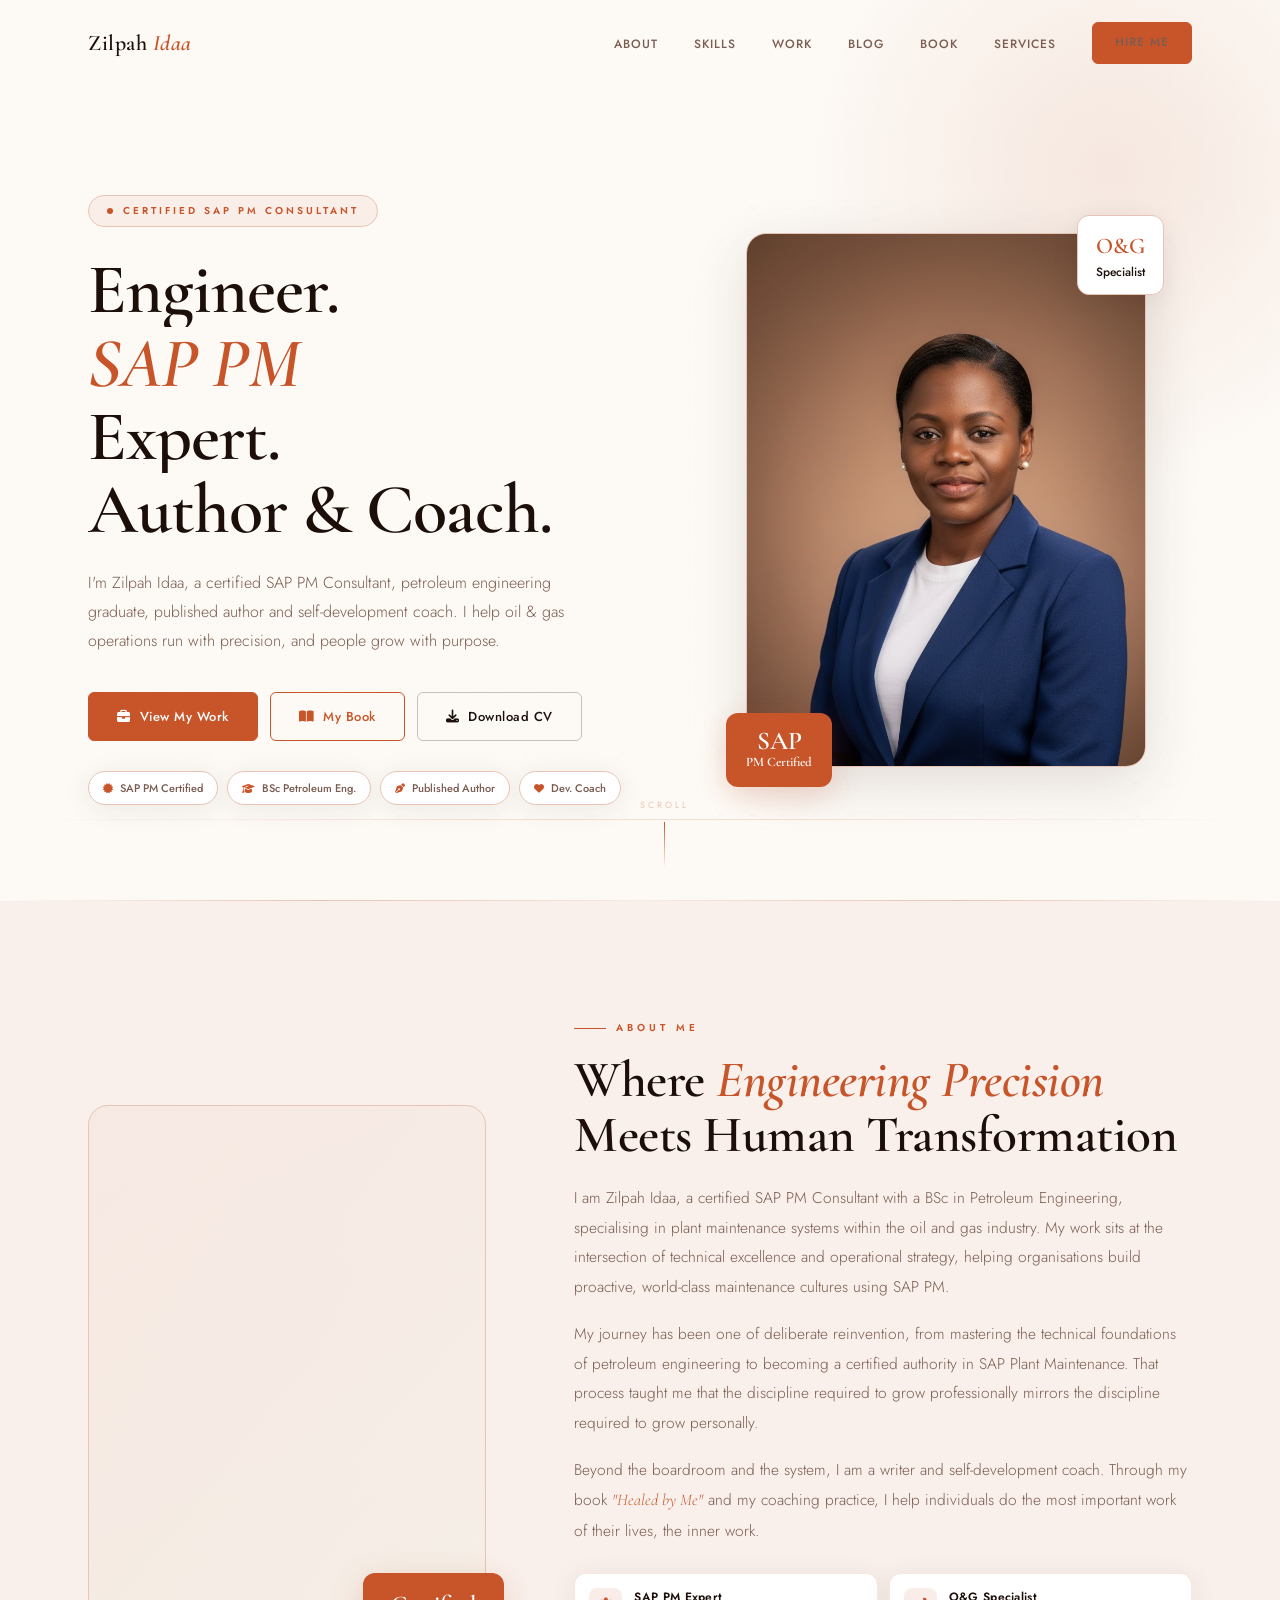
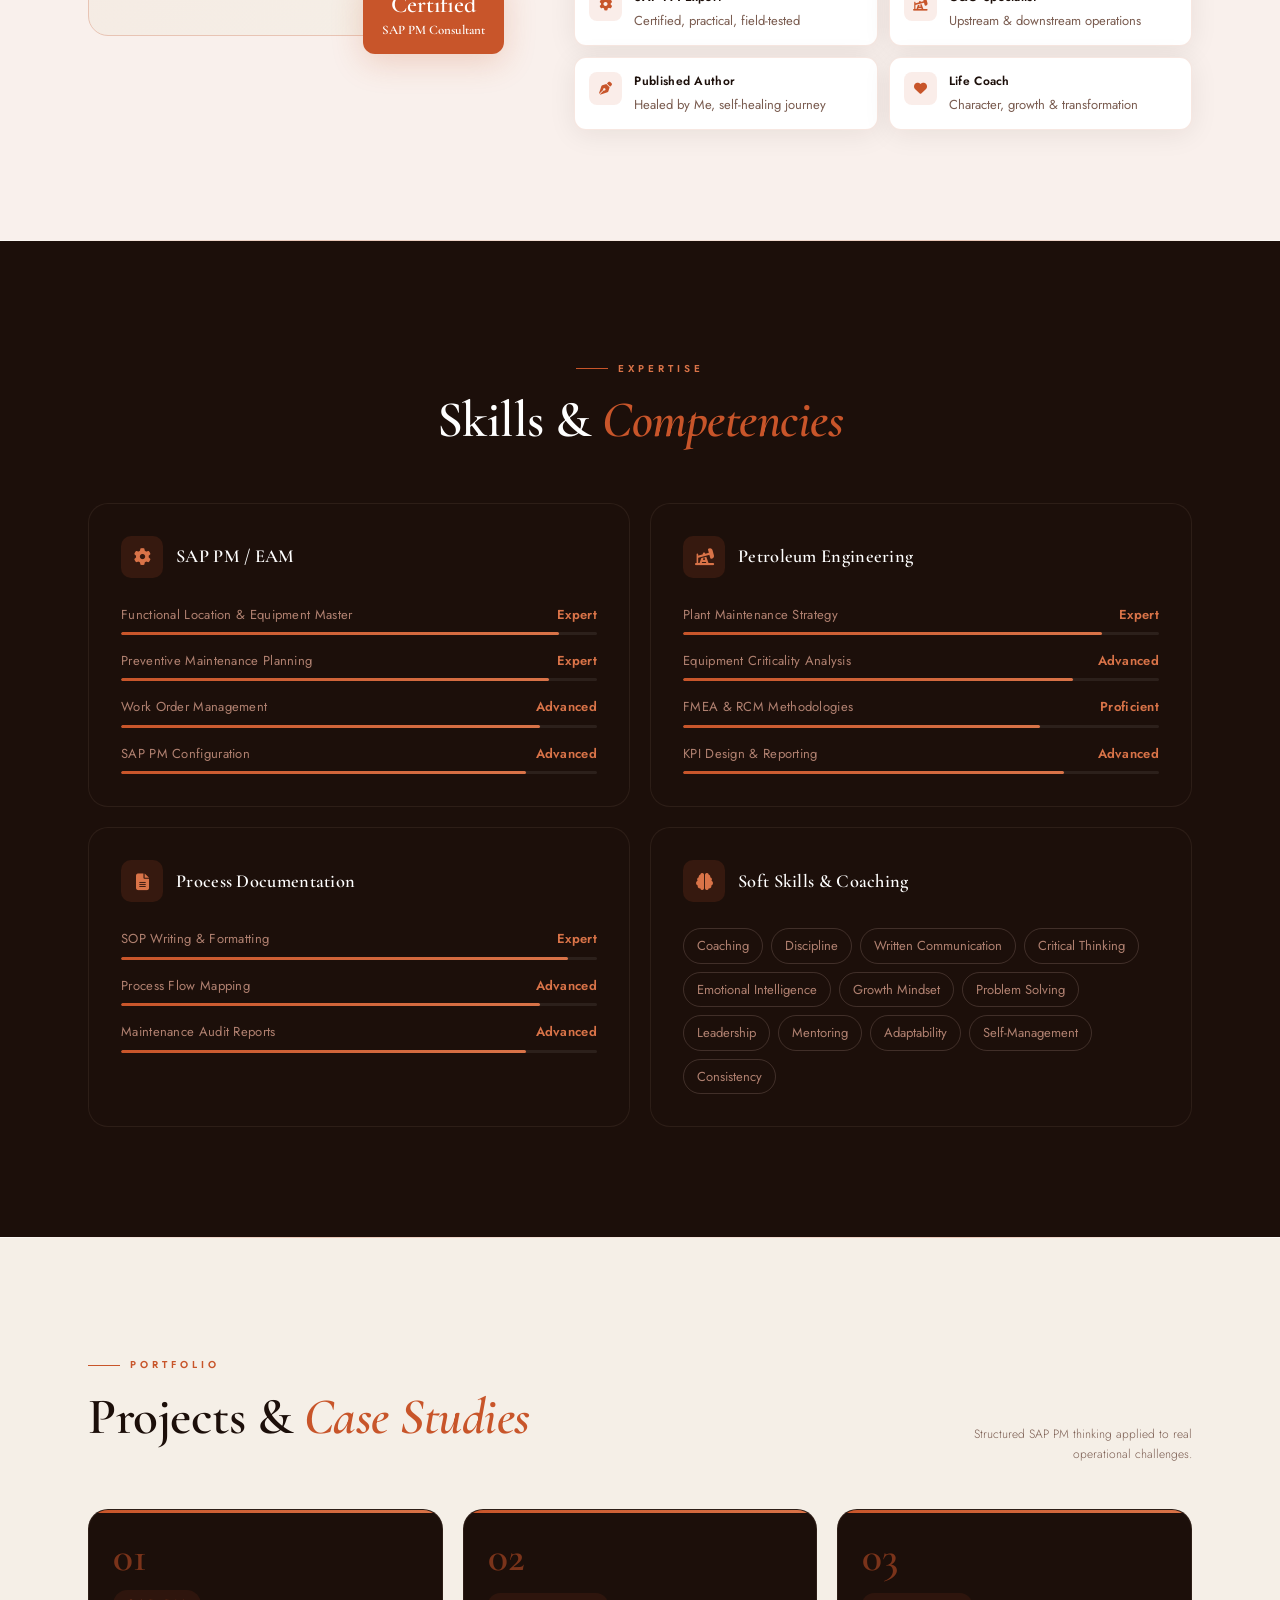
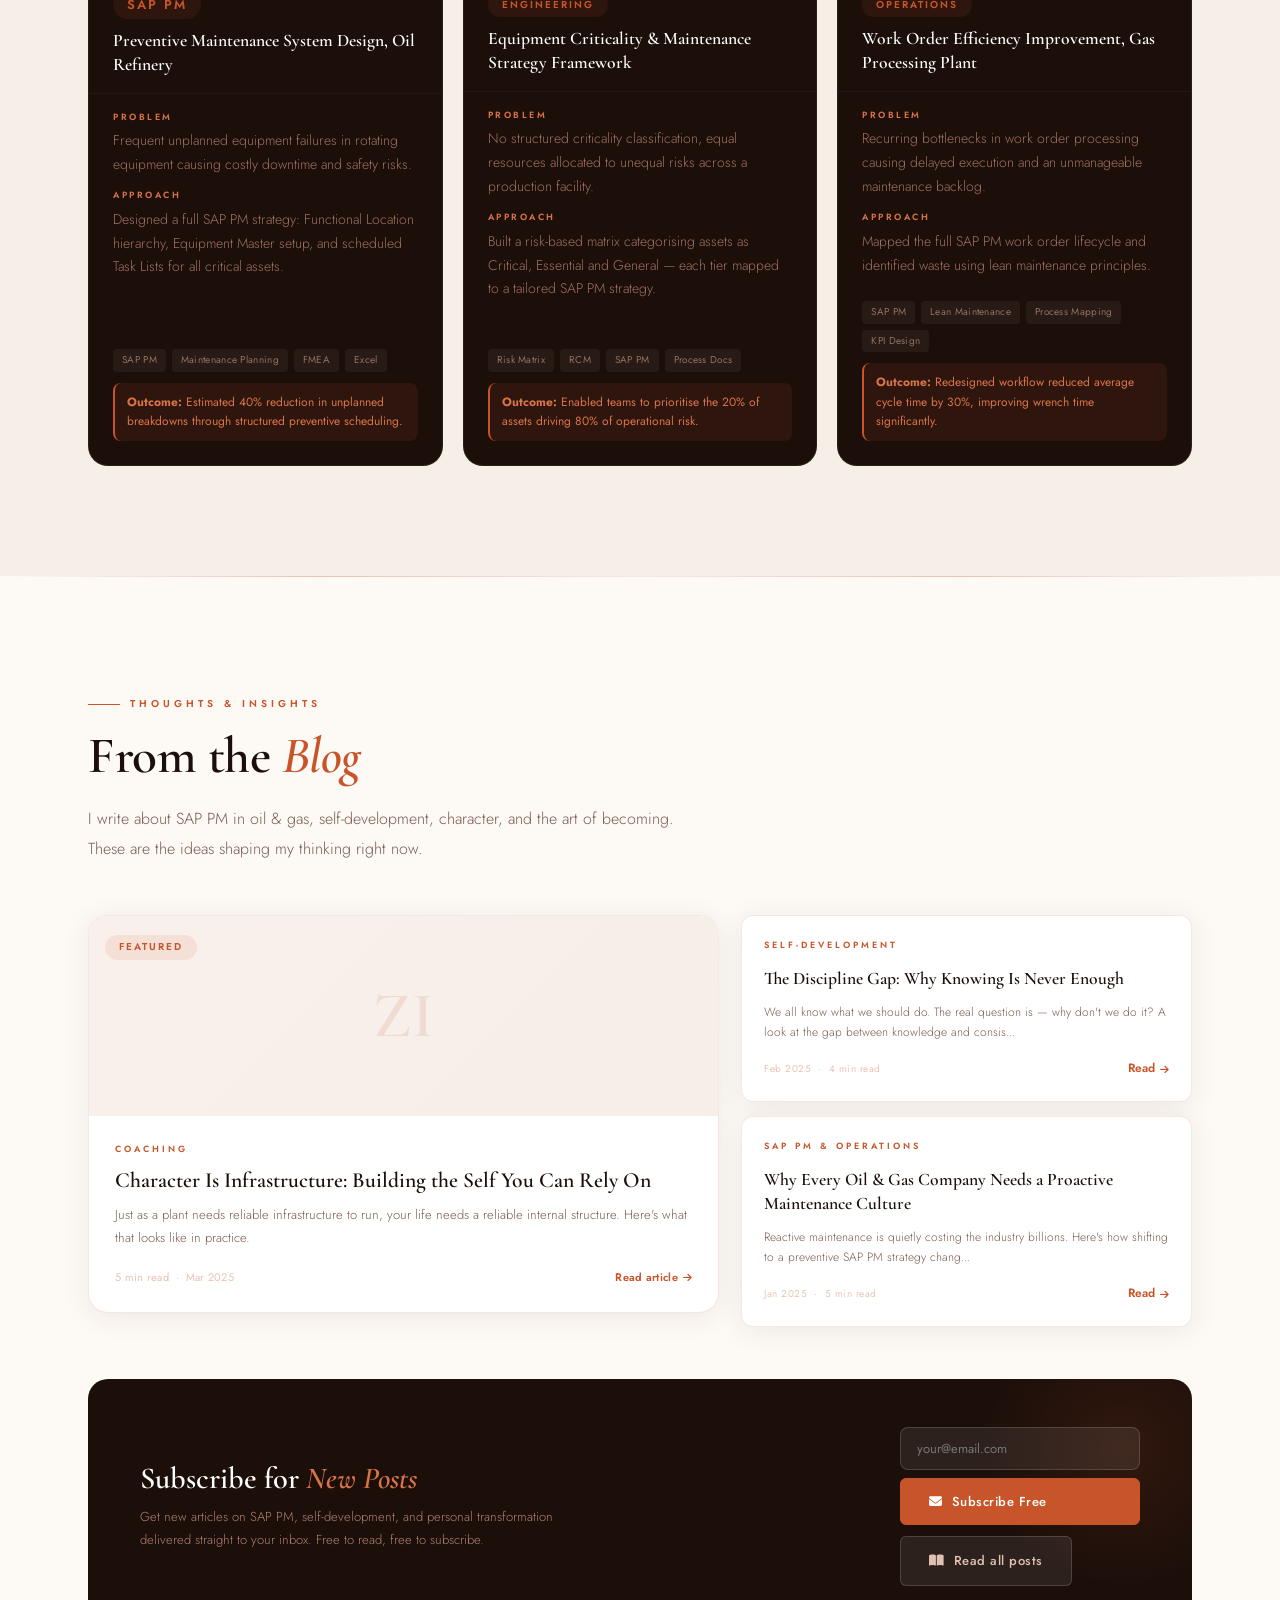
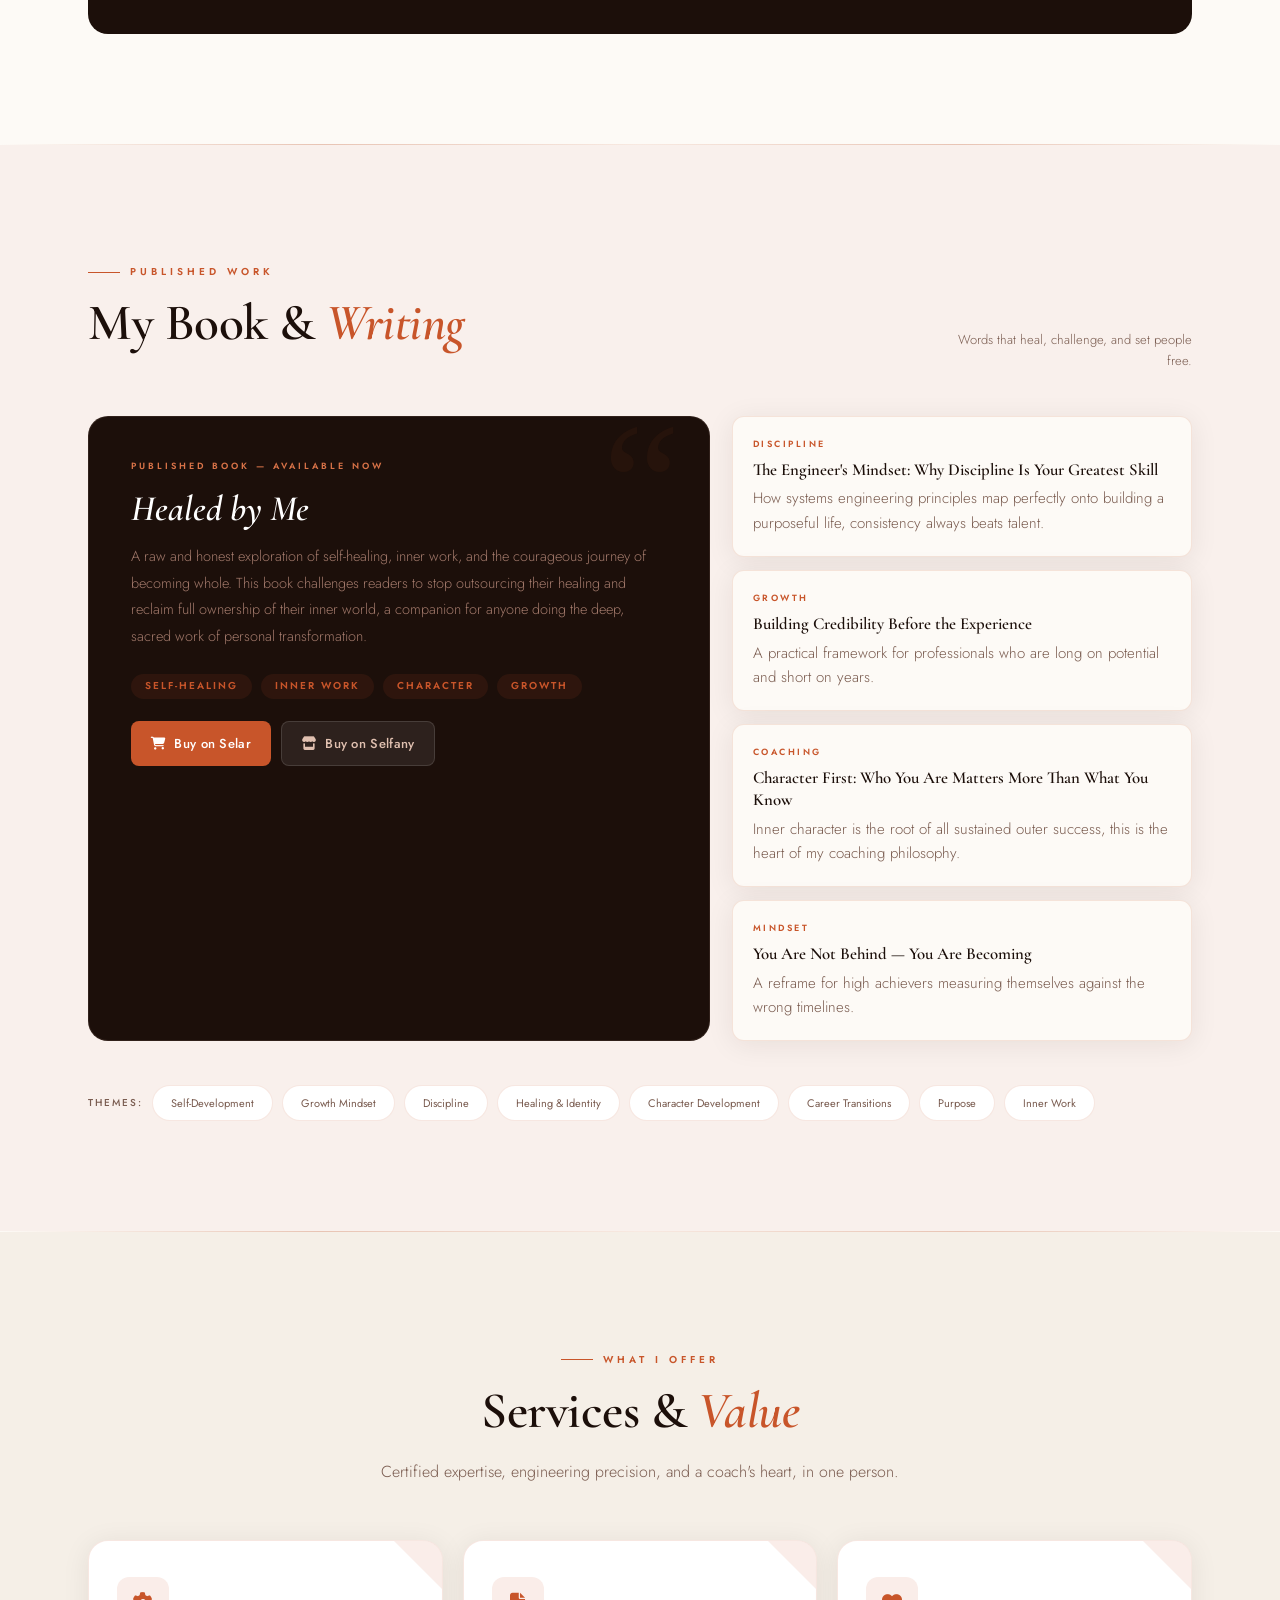
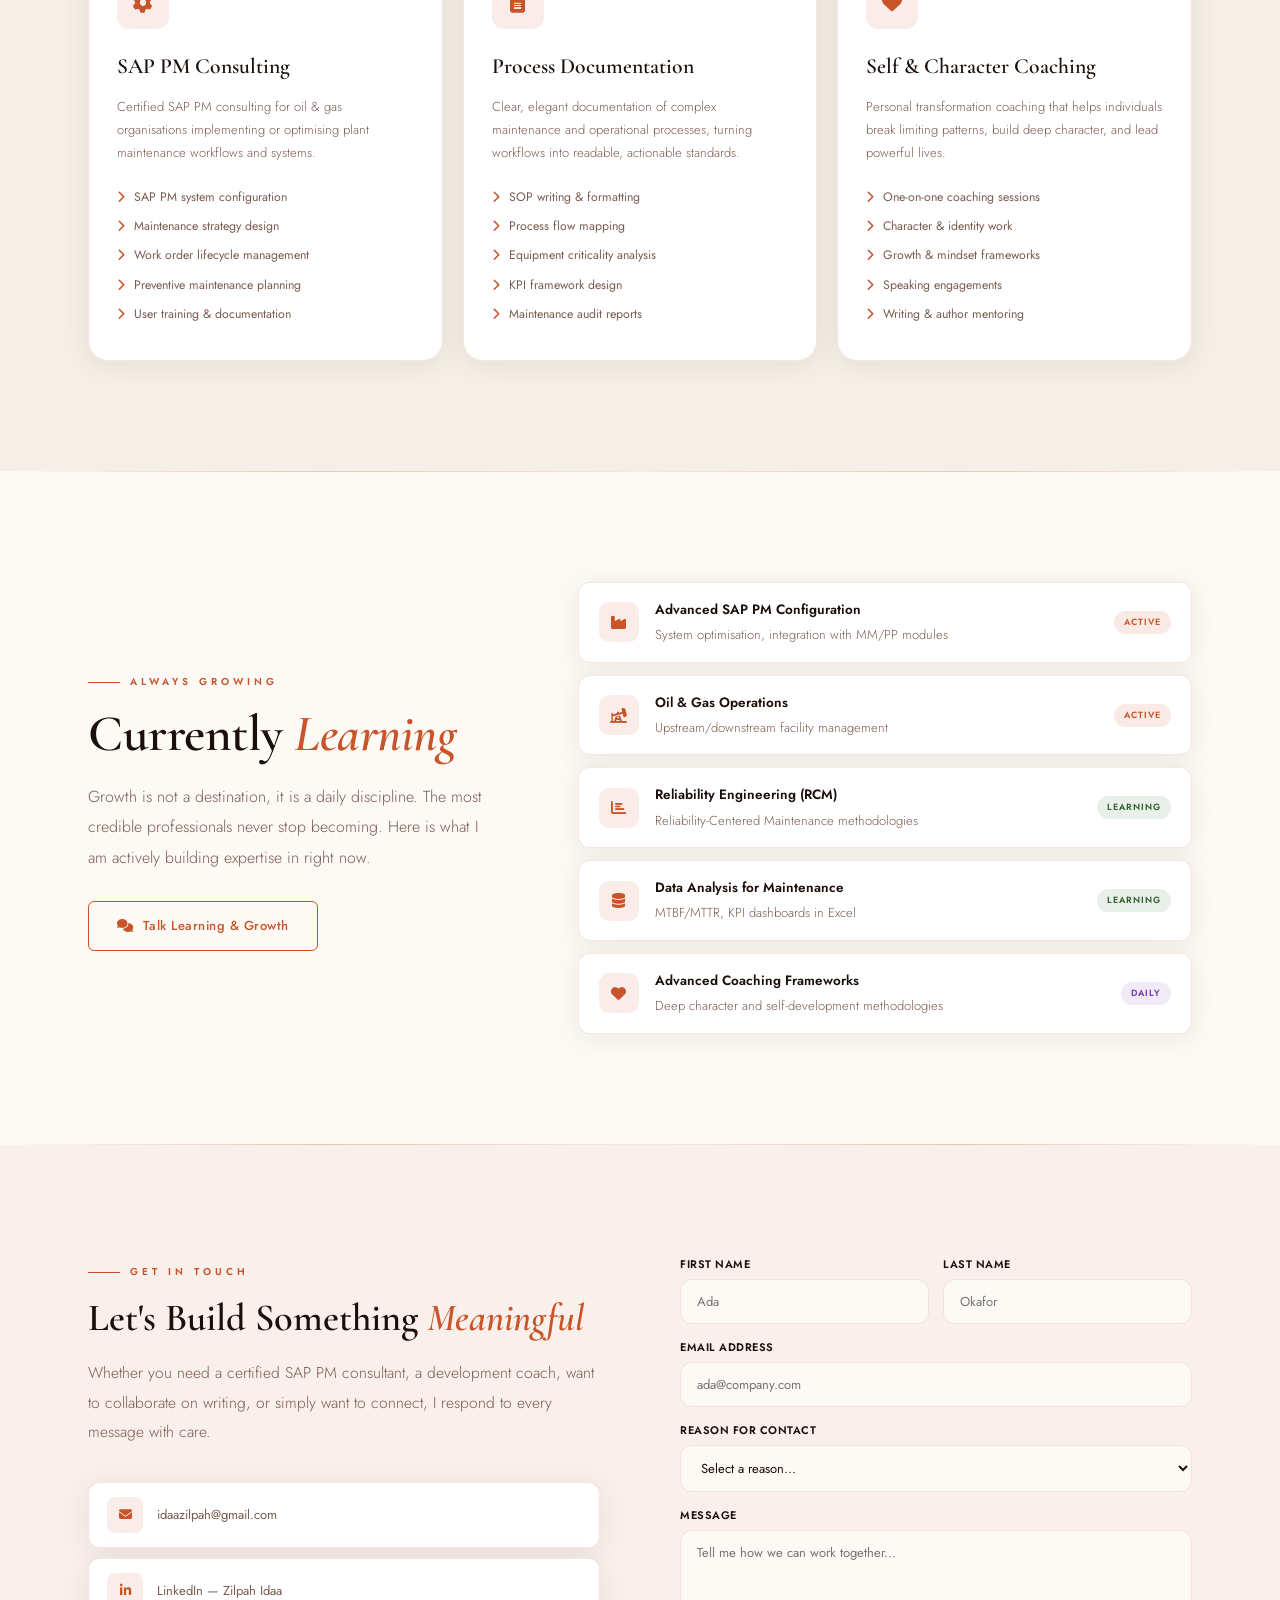
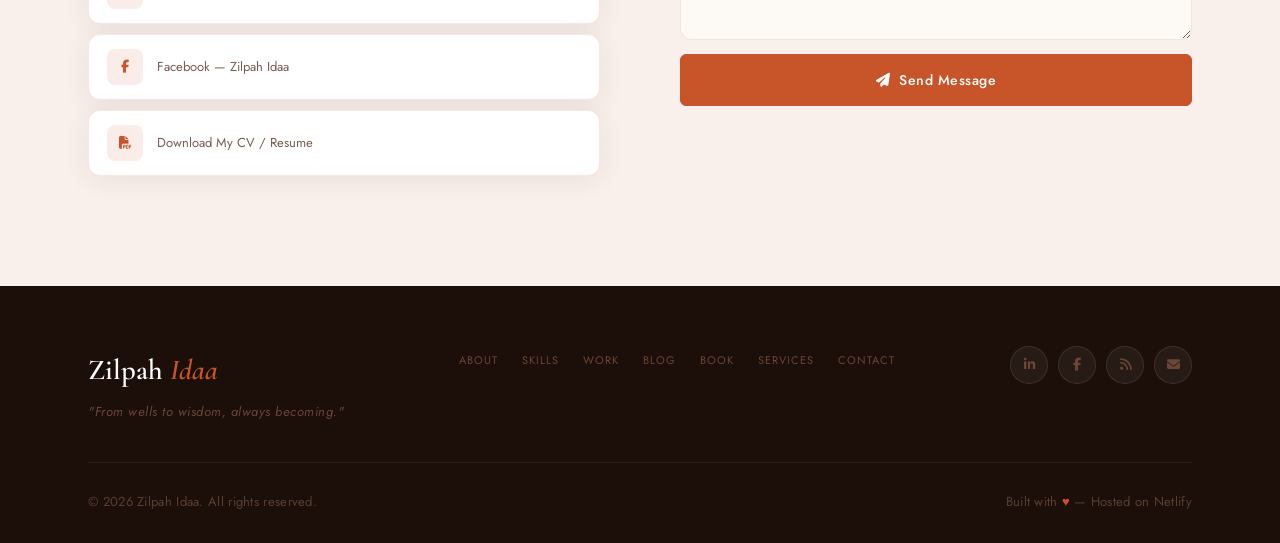
<file: index.html>
<!DOCTYPE html>
<html lang="en">
<head>
  <meta charset="UTF-8"/>
  <meta name="viewport" content="width=device-width, initial-scale=1.0"/>
  <meta name="description" content="Zilpah Idaa — Certified SAP PM Consultant, Petroleum Engineer, Author & Self-Development Coach."/>
  <title>Zilpah Idaa | SAP PM Consultant · Author · Coach</title>
  <link rel="preconnect" href="https://fonts.googleapis.com"/>
  <link href="https://fonts.googleapis.com/css2?family=Cormorant+Garamond:ital,wght@0,400;0,500;0,600;0,700;1,400;1,500&family=Jost:wght@300;400;500;600&display=swap" rel="stylesheet"/>
  <link rel="stylesheet" href="https://cdnjs.cloudflare.com/ajax/libs/font-awesome/6.5.0/css/all.min.css"/>
  <link rel="stylesheet" href="css/style.css"/>
  
</head>
<body>

<!-- Netlify Forms detection (invisible — must stay in page) -->
<form name="contact" netlify netlify-honeypot="bot-field" hidden>
  <input name="bot-field"/>
  <input name="firstName"/><input name="lastName"/>
  <input name="email"/><select name="reason"></select>
  <textarea name="message"></textarea>
</form>
<form name="subscribe" netlify netlify-honeypot="bot-field" hidden>
  <input name="bot-field"/>
  <input name="email"/><input name="name"/>
</form>

<!-- ═══ NAV ═══ -->
<nav id="navbar">
  <div class="container nav-inner">
    <a href="/" class="nav-logo">Zilpah <em>Idaa</em></a>
    <ul class="nav-links">
      <li><a href="#about">About</a></li>
      <li><a href="#skills">Skills</a></li>
      <li><a href="#projects">Work</a></li>
      <li><a href="blog/">Blog</a></li>
      <li><a href="#writing">Book</a></li>
      <li><a href="#services">Services</a></li>
      <li><a href="#contact" class="btn btn-terra" style="padding:10px 22px;font-size:12px;letter-spacing:1px">Hire Me</a></li>
    </ul>
    <div class="hamburger" id="hbg"><span></span><span></span><span></span></div>
  </div>
</nav>
<div class="mob-menu" id="mobMenu">
  <a href="#about" onclick="closeMob()">About</a>
  <a href="#skills" onclick="closeMob()">Skills</a>
  <a href="#projects" onclick="closeMob()">Work</a>
  <a href="blog/" onclick="closeMob()">Blog</a>
  <a href="#writing" onclick="closeMob()">Book</a>
  <a href="#services" onclick="closeMob()">Services</a>
  <a href="#contact" onclick="closeMob()">Contact</a>
</div>

<!-- ═══ HERO ═══ -->
<section id="hero" class="bg-ivory">
  <div class="hero-decor-dots"></div>
  <div class="hero-decor-circle"></div>
  <div class="hero-decor-line"></div>
  <div class="container" style="position:relative;z-index:1;width:100%">
    <div class="hero-inner">
      <div>
        <div class="hero-label"><span class="pulse"></span>Certified SAP PM Consultant</div>
        <h1 class="hero-title">
          <span class="line"><span>Engineer.</span></span>
          <span class="line"><span><span class="hl">SAP PM</span> Expert.</span></span>
          <span class="line"><span>Author &amp; Coach.</span></span>
        </h1>
        <p class="hero-sub">
          I'm Zilpah Idaa, a certified SAP PM Consultant, petroleum engineering graduate, published author and self-development coach. I help oil &amp; gas operations run with precision, and people grow with purpose.
        </p>
        <div class="hero-btns">
          <a href="#projects" class="btn btn-terra"><i class="fas fa-briefcase"></i> View My Work</a>
          <a href="#writing" class="btn btn-outline"><i class="fas fa-book-open"></i> My Book</a>
          <a href="images/uploads/Zilpah_Idaa_CV_Updated.pdf" class="btn btn-ghost" onclick="dlCV(event)"><i class="fas fa-download"></i> Download CV</a>
        </div>
        <div class="hero-chips">
          <div class="h-chip"><i class="fas fa-certificate"></i>SAP PM Certified</div>
          <div class="h-chip"><i class="fas fa-graduation-cap"></i>BSc Petroleum Eng.</div>
          <div class="h-chip"><i class="fas fa-pen-nib"></i>Published Author</div>
          <div class="h-chip"><i class="fas fa-heart"></i>Dev. Coach</div>
        </div>
      </div>
      <div class="hero-photo-col">
        <div class="hero-photo-wrap">
          <div class="hero-photo-frame">
            <!--
              PHOTO SETUP: Replace the div below with your actual photo:
              <img src="/images/zilpah.jpg" alt="Zilpah Idaa"
                   style="width:100%;height:100%;object-fit:cover;object-position:top center;" />
              Upload your photo to the /images/ folder.
            -->
            <img src="images/uploads/Zilpah Idaa.jpg" alt="Zilpah Idaa"
            style="width:100%;height:100%;object-fit:cover;object-position:top center;" />
          </div>
          <div class="photo-badge-a"><span class="big">SAP</span>PM Certified</div>
          <div class="photo-badge-b"><span>O&amp;G</span>Specialist</div>
        </div>
      </div>
    </div>
  </div>
  <div class="scroll-cue"><span>Scroll</span><div class="line-anim"></div></div>
</section>

<div class="divider"></div>

<!-- ═══ ABOUT ═══ -->
<section id="about" class="section bg-petal">
  <div class="container">
    <div class="about-grid">
      <div class="about-photo-wrap fade-in">
        <div class="about-photo-box">
          
           <!--PHOTO SETUP: Replace with your actual photo:
            <img src="/images/zilpah-about.jpg" alt="Zilpah Idaa"
                 style="width:100%;height:100%;object-fit:cover;object-position:top;" />
          
         <img src="images/uploads/Z-idaa.jpg" alt="Zilpah Idaa"
         style="width:100%;height:100%;object-fit:cover;object-position:top;" />-->
        </div>
        <div class="about-cert"><span class="big">Certified</span>SAP PM Consultant</div>
      </div>
      <div class="fade-in">
        <div class="eyebrow">About Me</div>
        <h2 class="stitle">Where <span class="hl">Engineering Precision</span> Meets Human Transformation</h2>
        <div class="about-text">
          <p>I am Zilpah Idaa, a certified SAP PM Consultant with a BSc in Petroleum Engineering, specialising in plant maintenance systems within the oil and gas industry. My work sits at the intersection of technical excellence and operational strategy, helping organisations build proactive, world-class maintenance cultures using SAP PM.</p>
          <p>My journey has been one of deliberate reinvention, from mastering the technical foundations of petroleum engineering to becoming a certified authority in SAP Plant Maintenance. That process taught me that the discipline required to grow professionally mirrors the discipline required to grow personally.</p>
          <p>Beyond the boardroom and the system, I am a writer and self-development coach. Through my book <em>"Healed by Me"</em> and my coaching practice, I help individuals do the most important work of their lives, the inner work.</p>
        </div>
        <div class="val-grid">
          <div class="val-card"><div class="val-ico"><i class="fas fa-cog"></i></div><div><h4>SAP PM Expert</h4><p>Certified, practical, field-tested</p></div></div>
          <div class="val-card"><div class="val-ico"><i class="fas fa-oil-well"></i></div><div><h4>O&amp;G Specialist</h4><p>Upstream &amp; downstream operations</p></div></div>
          <div class="val-card"><div class="val-ico"><i class="fas fa-pen-nib"></i></div><div><h4>Published Author</h4><p>Healed by Me, self-healing journey</p></div></div>
          <div class="val-card"><div class="val-ico"><i class="fas fa-heart"></i></div><div><h4>Life Coach</h4><p>Character, growth &amp; transformation</p></div></div>
        </div>
      </div>
    </div>
  </div>
</section>

<div class="divider"></div>

<!-- ═══ SKILLS ═══ -->
<section id="skills" class="section bg-espresso">
  <div class="container">
    <div style="text-align:center;max-width:540px;margin:0 auto 54px">
      <div class="eyebrow" style="justify-content:center;color:var(--terra-l)">Expertise</div>
      <h2 class="stitle" style="color:#fff">Skills &amp; <span class="hl">Competencies</span></h2>
    </div>
    <div class="skills-grid">
      <div class="skill-card fade-in">
        <div class="sk-hd"><div class="sk-ico"><i class="fas fa-cog"></i></div><h3>SAP PM / EAM</h3></div>
        <div class="sk-item"><div class="sk-row"><span>Functional Location &amp; Equipment Master</span><span>Expert</span></div><div class="sk-bar"><div class="sk-fill" data-w="92%"></div></div></div>
        <div class="sk-item"><div class="sk-row"><span>Preventive Maintenance Planning</span><span>Expert</span></div><div class="sk-bar"><div class="sk-fill" data-w="90%"></div></div></div>
        <div class="sk-item"><div class="sk-row"><span>Work Order Management</span><span>Advanced</span></div><div class="sk-bar"><div class="sk-fill" data-w="88%"></div></div></div>
        <div class="sk-item"><div class="sk-row"><span>SAP PM Configuration</span><span>Advanced</span></div><div class="sk-bar"><div class="sk-fill" data-w="85%"></div></div></div>
      </div>
      <div class="skill-card fade-in">
        <div class="sk-hd"><div class="sk-ico"><i class="fas fa-oil-well"></i></div><h3>Petroleum Engineering</h3></div>
        <div class="sk-item"><div class="sk-row"><span>Plant Maintenance Strategy</span><span>Expert</span></div><div class="sk-bar"><div class="sk-fill" data-w="88%"></div></div></div>
        <div class="sk-item"><div class="sk-row"><span>Equipment Criticality Analysis</span><span>Advanced</span></div><div class="sk-bar"><div class="sk-fill" data-w="82%"></div></div></div>
        <div class="sk-item"><div class="sk-row"><span>FMEA &amp; RCM Methodologies</span><span>Proficient</span></div><div class="sk-bar"><div class="sk-fill" data-w="75%"></div></div></div>
        <div class="sk-item"><div class="sk-row"><span>KPI Design &amp; Reporting</span><span>Advanced</span></div><div class="sk-bar"><div class="sk-fill" data-w="80%"></div></div></div>
      </div>
      <div class="skill-card fade-in">
        <div class="sk-hd"><div class="sk-ico"><i class="fas fa-file-alt"></i></div><h3>Process Documentation</h3></div>
        <div class="sk-item"><div class="sk-row"><span>SOP Writing &amp; Formatting</span><span>Expert</span></div><div class="sk-bar"><div class="sk-fill" data-w="94%"></div></div></div>
        <div class="sk-item"><div class="sk-row"><span>Process Flow Mapping</span><span>Advanced</span></div><div class="sk-bar"><div class="sk-fill" data-w="88%"></div></div></div>
        <div class="sk-item"><div class="sk-row"><span>Maintenance Audit Reports</span><span>Advanced</span></div><div class="sk-bar"><div class="sk-fill" data-w="85%"></div></div></div>
      </div>
      <div class="skill-card fade-in">
        <div class="sk-hd"><div class="sk-ico"><i class="fas fa-brain"></i></div><h3>Soft Skills &amp; Coaching</h3></div>
        <div class="soft-wrap">
          <div class="soft-pill">Coaching</div><div class="soft-pill">Discipline</div>
          <div class="soft-pill">Written Communication</div><div class="soft-pill">Critical Thinking</div>
          <div class="soft-pill">Emotional Intelligence</div><div class="soft-pill">Growth Mindset</div>
          <div class="soft-pill">Problem Solving</div><div class="soft-pill">Leadership</div>
          <div class="soft-pill">Mentoring</div><div class="soft-pill">Adaptability</div>
          <div class="soft-pill">Self-Management</div><div class="soft-pill">Consistency</div>
        </div>
      </div>
    </div>
  </div>
</section>

<div class="divider"></div>

<!-- ═══ PROJECTS ═══ -->
<section id="projects" class="section bg-cream">
  <div class="container">
    <div style="display:flex;justify-content:space-between;align-items:flex-end;margin-bottom:44px;flex-wrap:wrap;gap:14px">
      <div><div class="eyebrow">Portfolio</div><h2 class="stitle">Projects &amp; <span class="hl">Case Studies</span></h2></div>
      <p style="color:var(--muted);font-size:12px;max-width:260px;text-align:right;font-weight:300">Structured SAP PM thinking applied to real operational challenges.</p>
    </div>
    <div class="proj-grid">
      <div class="proj-card fade-in">
        <div class="proj-stripe"></div>
        <div class="proj-hd"><div class="proj-num">01</div><div class="tag-pill" style="margin-bottom:10px;font-size:13px">SAP PM</div><h3 class="proj-title">Preventive Maintenance System Design, Oil Refinery</h3></div>
        <div class="proj-body">
          <div class="proj-s"><h5>Problem</h5><p>Frequent unplanned equipment failures in rotating equipment causing costly downtime and safety risks.</p></div>
          <div class="proj-s"><h5>Approach</h5><p>Designed a full SAP PM strategy: Functional Location hierarchy, Equipment Master setup, and scheduled Task Lists for all critical assets.</p></div>
          <div class="proj-tools"><span class="ptool">SAP PM</span><span class="ptool">Maintenance Planning</span><span class="ptool">FMEA</span><span class="ptool">Excel</span></div>
          <div class="proj-result"><strong>Outcome:</strong> Estimated 40% reduction in unplanned breakdowns through structured preventive scheduling.</div>
        </div>
      </div>
      <div class="proj-card fade-in">
        <div class="proj-stripe"></div>
        <div class="proj-hd"><div class="proj-num">02</div><div class="tag-pill" style="margin-bottom:10px">Engineering</div><h3 class="proj-title">Equipment Criticality &amp; Maintenance Strategy Framework</h3></div>
        <div class="proj-body">
          <div class="proj-s"><h5>Problem</h5><p>No structured criticality classification, equal resources allocated to unequal risks across a production facility.</p></div>
          <div class="proj-s"><h5>Approach</h5><p>Built a risk-based matrix categorising assets as Critical, Essential and General — each tier mapped to a tailored SAP PM strategy.</p></div>
          <div class="proj-tools"><span class="ptool">Risk Matrix</span><span class="ptool">RCM</span><span class="ptool">SAP PM</span><span class="ptool">Process Docs</span></div>
          <div class="proj-result"><strong>Outcome:</strong> Enabled teams to prioritise the 20% of assets driving 80% of operational risk.</div>
        </div>
      </div>
      <div class="proj-card fade-in">
        <div class="proj-stripe"></div>
        <div class="proj-hd"><div class="proj-num">03</div><div class="tag-pill" style="margin-bottom:10px">Operations</div><h3 class="proj-title">Work Order Efficiency Improvement, Gas Processing Plant</h3></div>
        <div class="proj-body">
          <div class="proj-s"><h5>Problem</h5><p>Recurring bottlenecks in work order processing causing delayed execution and an unmanageable maintenance backlog.</p></div>
          <div class="proj-s"><h5>Approach</h5><p>Mapped the full SAP PM work order lifecycle and identified waste using lean maintenance principles.</p></div>
          <div class="proj-tools"><span class="ptool">SAP PM</span><span class="ptool">Lean Maintenance</span><span class="ptool">Process Mapping</span><span class="ptool">KPI Design</span></div>
          <div class="proj-result"><strong>Outcome:</strong> Redesigned workflow reduced average cycle time by 30%, improving wrench time significantly.</div>
        </div>
      </div>
    </div>
  </div>
</section>

<div class="divider"></div>

<!-- ═══ BLOG PREVIEW ═══ -->
<section id="blog" class="section bg-ivory">
  <div class="container">
    <div class="blog-intro">
      <div class="eyebrow">Thoughts &amp; Insights</div>
      <h2 class="stitle">From the <span class="hl">Blog</span></h2>
      <p>I write about SAP PM in oil &amp; gas, self-development, character, and the art of becoming. These are the ideas shaping my thinking right now.</p>
    </div>
    <div class="blog-grid" id="blog-preview-grid">
      <!-- Loaded dynamically from posts.json -->
      <div class="blog-card-featured fade-in" style="background:#fff;border-radius:20px;border:1.5px solid var(--border);overflow:hidden;box-shadow:var(--sh)">
        <div class="blog-feat-img"><div>ZI</div><div class="feat-tag"><span class="tag-pill">Featured</span></div></div>
        <div class="blog-feat-body">
          <div class="blog-cat">Loading...</div>
          <h3 class="blog-title" style="color:var(--espresso)">Loading latest post...</h3>
          <p class="blog-exc">Posts are loading from the blog...</p>
          <div class="blog-meta"><span>...</span><a href="blog/" class="read-link">View all posts <i class="fas fa-arrow-right" style="font-size:10px"></i></a></div>
        </div>
      </div>
      <div style="display:flex;flex-direction:column;gap:14px" id="blog-preview-side"></div>
    </div>
    <div class="substack-cta fade-in">
      <div class="sub-text">
        <h3>Subscribe for <em style="color:var(--terra-l);font-style:italic;font-family:var(--font-h)">New Posts</em></h3>
        <p>Get new articles on SAP PM, self-development, and personal transformation delivered straight to your inbox. Free to read, free to subscribe.</p>
      </div>
      <div class="sub-actions">
        <form name="subscribe" method="POST" class="subscribe-netlify-form" style="display:flex;flex-direction:column;gap:8px" data-netlify="true">
          <input type="hidden" name="form-name" value="subscribe" />
          <input type="hidden" name="bot-field" />
          <input type="email" name="email" placeholder="your@email.com" required
            style="padding:11px 16px;border-radius:8px;border:1.5px solid rgba(255,255,255,0.15);background:rgba(255,255,255,0.08);color:#fff;font-family:var(--font-b);font-size:13px;outline:none;width:240px"
          />
          <button type="submit" class="btn btn-terra"><i class="fas fa-envelope"></i> Subscribe Free</button>
          <p class="sub-ok-msg" style="display:none;font-size:12px;color:var(--terra-l);margin:0"></p>
        </form>
        <a href="blog/" class="btn btn-light" style="background:rgba(255,255,255,0.08);color:#e0c0b0;border-color:rgba(255,255,255,0.15)">
          <i class="fas fa-book-open"></i> Read all posts
        </a>
      </div>
    </div>
  </div>
</section>

<div class="divider"></div>

<!-- ═══ WRITING / BOOK ═══ -->
<section id="writing" class="section bg-petal">
  <div class="container">
    <div style="display:flex;justify-content:space-between;align-items:flex-end;margin-bottom:44px;flex-wrap:wrap;gap:14px">
      <div><div class="eyebrow">Published Work</div><h2 class="stitle">My Book &amp; <span class="hl">Writing</span></h2></div>
      <p style="color:var(--muted);font-size:13px;max-width:260px;text-align:right;font-weight:300">Words that heal, challenge, and set people free.</p>
    </div>
    <div class="writing-grid">
      <div class="book-card fade-in">
        <div>
          <div class="bk-lbl">Published Book — Available Now</div>
          <h3 class="bk-title">Healed by Me</h3>
          <p class="bk-desc">A raw and honest exploration of self-healing, inner work, and the courageous journey of becoming whole. This book challenges readers to stop outsourcing their healing and reclaim full ownership of their inner world, a companion for anyone doing the deep, sacred work of personal transformation.</p>
          <div style="display:flex;gap:9px;flex-wrap:wrap;margin-bottom:22px">
            <div class="tag-pill">Self-Healing</div>
            <div class="tag-pill">Inner Work</div>
            <div class="tag-pill">Character</div>
            <div class="tag-pill">Growth</div>
          </div>
          <div class="bk-btns">
            <!--
              BOOK LINKS: Replace # with your actual links:
              Selar:   href="https://selar.co/YOUR-BOOK-LINK"
              Selfany: href="https://selfany.com/YOUR-BOOK-LINK"
              You can also update these links anytime from /admin/
            -->
            <a href="https://selar.com/150199" class="bk-btn bk-selar" target="_blank" id="selarLink">
              <i class="fas fa-shopping-cart"></i> Buy on Selar
            </a>
            <a href="https://selfany.com/s/zilpahidaa30518" class="bk-btn bk-selfany" target="_blank" id="selfanyLink">
              <i class="fas fa-store"></i> Buy on Selfany
            </a>
          </div>
          <p style="font-size:10px;color:var(--latte);margin-top:6px;letter-spacing:.3px">
            <!--<i class="fas fa-info-circle" style="color:var(--terra-l)"></i>
            
            &nbsp;Update book links in the code above or via the Admin panel.
          -->
          </p>
        </div>
      </div>
      <div class="art-col">
        <div class="art-card fade-in"><div class="art-cat">Discipline</div><h4 class="art-title">The Engineer's Mindset: Why Discipline Is Your Greatest Skill</h4><p class="art-desc">How systems engineering principles map perfectly onto building a purposeful life, consistency always beats talent.</p></div>
        <div class="art-card fade-in"><div class="art-cat">Growth</div><h4 class="art-title">Building Credibility Before the Experience</h4><p class="art-desc">A practical framework for professionals who are long on potential and short on years.</p></div>
        <div class="art-card fade-in"><div class="art-cat">Coaching</div><h4 class="art-title">Character First: Who You Are Matters More Than What You Know</h4><p class="art-desc">Inner character is the root of all sustained outer success, this is the heart of my coaching philosophy.</p></div>
        <div class="art-card fade-in"><div class="art-cat">Mindset</div><h4 class="art-title">You Are Not Behind — You Are Becoming</h4><p class="art-desc">A reframe for high achievers measuring themselves against the wrong timelines.</p></div>
      </div>
    </div>
    <div class="theme-row fade-in">
      <span style="font-size:10px;color:var(--muted);align-self:center;letter-spacing:2px;text-transform:uppercase;font-weight:500">Themes:</span>
      <div class="theme-pill">Self-Development</div><div class="theme-pill">Growth Mindset</div>
      <div class="theme-pill">Discipline</div><div class="theme-pill">Healing &amp; Identity</div>
      <div class="theme-pill">Character Development</div><div class="theme-pill">Career Transitions</div>
      <div class="theme-pill">Purpose</div><div class="theme-pill">Inner Work</div>
    </div>
  </div>
</section>

<div class="divider"></div>

<!-- ═══ SERVICES ═══ -->
<section id="services" class="section bg-cream">
  <div class="container">
    <div style="text-align:center;max-width:540px;margin:0 auto 54px">
      <div class="eyebrow" style="justify-content:center">What I Offer</div>
      <h2 class="stitle">Services &amp; <span class="hl">Value</span></h2>
      <p style="color:var(--muted);font-weight:300">Certified expertise, engineering precision, and a coach's heart, in one person.</p>
    </div>
    <div class="svc-grid">
      <div class="svc-card fade-in">
        <div class="svc-corner"></div>
        <div class="svc-ico"><i class="fas fa-cog"></i></div>
        <h3>SAP PM Consulting</h3>
        <p>Certified SAP PM consulting for oil &amp; gas organisations implementing or optimising plant maintenance workflows and systems.</p>
        <ul class="svc-list">
          <li><i class="fas fa-chevron-right"></i>SAP PM system configuration</li>
          <li><i class="fas fa-chevron-right"></i>Maintenance strategy design</li>
          <li><i class="fas fa-chevron-right"></i>Work order lifecycle management</li>
          <li><i class="fas fa-chevron-right"></i>Preventive maintenance planning</li>
          <li><i class="fas fa-chevron-right"></i>User training &amp; documentation</li>
        </ul>
      </div>
      <div class="svc-card fade-in">
        <div class="svc-corner"></div>
        <div class="svc-ico"><i class="fas fa-file-alt"></i></div>
        <h3>Process Documentation</h3>
        <p>Clear, elegant documentation of complex maintenance and operational processes, turning workflows into readable, actionable standards.</p>
        <ul class="svc-list">
          <li><i class="fas fa-chevron-right"></i>SOP writing &amp; formatting</li>
          <li><i class="fas fa-chevron-right"></i>Process flow mapping</li>
          <li><i class="fas fa-chevron-right"></i>Equipment criticality analysis</li>
          <li><i class="fas fa-chevron-right"></i>KPI framework design</li>
          <li><i class="fas fa-chevron-right"></i>Maintenance audit reports</li>
        </ul>
      </div>
      <div class="svc-card fade-in">
        <div class="svc-corner"></div>
        <div class="svc-ico"><i class="fas fa-heart"></i></div>
        <h3>Self &amp; Character Coaching</h3>
        <p>Personal transformation coaching that helps individuals break limiting patterns, build deep character, and lead powerful lives.</p>
        <ul class="svc-list">
          <li><i class="fas fa-chevron-right"></i>One-on-one coaching sessions</li>
          <li><i class="fas fa-chevron-right"></i>Character &amp; identity work</li>
          <li><i class="fas fa-chevron-right"></i>Growth &amp; mindset frameworks</li>
          <li><i class="fas fa-chevron-right"></i>Speaking engagements</li>
          <li><i class="fas fa-chevron-right"></i>Writing &amp; author mentoring</li>
        </ul>
      </div>
    </div>
  </div>
</section>

<div class="divider"></div>

<!-- ═══ LEARNING ═══ -->
<section id="learning" class="section bg-ivory">
  <div class="container">
    <div class="learn-inner">
      <div class="fade-in">
        <div class="eyebrow">Always Growing</div>
        <h2 class="stitle">Currently <span class="hl">Learning</span></h2>
        <p style="color:var(--muted);line-height:1.9;margin-bottom:28px;font-weight:300">Growth is not a destination, it is a daily discipline. The most credible professionals never stop becoming. Here is what I am actively building expertise in right now.</p>
        <a href="#contact" class="btn btn-outline"><i class="fas fa-comments"></i>Talk Learning &amp; Growth</a>
      </div>
      <div class="tracks fade-in">
        <div class="track"><div class="tr-ico"><i class="fas fa-industry"></i></div><div class="tr-info"><h4>Advanced SAP PM Configuration</h4><p>System optimisation, integration with MM/PP modules</p></div><span class="tr-badge active">Active</span></div>
        <div class="track"><div class="tr-ico"><i class="fas fa-oil-well"></i></div><div class="tr-info"><h4>Oil &amp; Gas Operations</h4><p>Upstream/downstream facility management</p></div><span class="tr-badge active">Active</span></div>
        <div class="track"><div class="tr-ico"><i class="fas fa-chart-bar"></i></div><div class="tr-info"><h4>Reliability Engineering (RCM)</h4><p>Reliability-Centered Maintenance methodologies</p></div><span class="tr-badge now">Learning</span></div>
        <div class="track"><div class="tr-ico"><i class="fas fa-database"></i></div><div class="tr-info"><h4>Data Analysis for Maintenance</h4><p>MTBF/MTTR, KPI dashboards in Excel</p></div><span class="tr-badge now">Learning</span></div>
        <div class="track"><div class="tr-ico"><i class="fas fa-heart"></i></div><div class="tr-info"><h4>Advanced Coaching Frameworks</h4><p>Deep character and self-development methodologies</p></div><span class="tr-badge daily">Daily</span></div>
      </div>
    </div>
  </div>
</section>

<div class="divider"></div>

<!-- ═══ CONTACT ═══ -->
<section id="contact" class="section bg-petal">
  <div class="container">
    <div class="contact-inner">
      <div class="fade-in">
        <div class="eyebrow">Get In Touch</div>
        <div class="contact-left">
          <h2>Let's Build Something <span class="hl">Meaningful</span></h2>
          <p>Whether you need a certified SAP PM consultant, a development coach, want to collaborate on writing, or simply want to connect, I respond to every message with care.</p>
        </div>
        <div class="c-links">
          <a href="mailto:idaazilpah@gmail.com" class="c-link"><div class="c-ico"><i class="fas fa-envelope"></i></div>idaazilpah@gmail.com</a>
          <a href="https://www.linkedin.com/in/zilpah-idaa-36b54327a" target="_blank" class="c-link"><div class="c-ico"><i class="fab fa-linkedin-in"></i></div>LinkedIn — Zilpah Idaa</a>
          <a href="https://web.facebook.com/profile.php?id=61561829828115" target="_blank" class="c-link"><div class="c-ico"><i class="fab fa-facebook-f"></i></div>Facebook — Zilpah Idaa</a>
          <a href="#" class="c-link" onclick="dlCV(event)"><div class="c-ico"><i class="fas fa-file-pdf"></i></div>Download My CV / Resume</a>
        </div>
      </div>
      <div class="fade-in">
        <form id="cForm" 
              name="contact" method="POST"  
              data-netlify="true" 
              netlify-honeypot="bot-field">
          <input type="hidden" name="form-name" value="contact" />
          <p class="hidden" style="display:none"><label>Don't fill this out: <input name="bot-field" /></label></p>
          <div class="frow">
            <div class="fg"><label>First Name</label><input type="text" name="firstName" placeholder="Ada" required/></div>
            <div class="fg"><label>Last Name</label><input type="text" name="lastName" placeholder="Okafor" required/></div>
          </div>
          <div class="fg"><label>Email Address</label><input type="email" name="email" placeholder="ada@company.com" required/></div>
          <div class="fg">
            <label>Reason for Contact</label>
            <select name="reason">
              <option value="">Select a reason...</option>
              <option>SAP PM Consulting</option>
              <option>Job Opportunity</option>
              <option>Coaching / Mentoring</option>
              <option>Speaking Engagement</option>
              <option>Book Inquiry</option>
              <option>Writing / Collaboration</option>
              <option>General Inquiry</option>
            </select>
          </div>
          <div class="fg"><label>Message</label><textarea name="message" placeholder="Tell me how we can work together..." required></textarea></div>
          <button type="submit" class="btn btn-terra" style="width:100%;justify-content:center;padding:15px;font-size:14px">
            <i class="fas fa-paper-plane"></i>Send Message
          </button>
          <div class="ok-msg" id="okMsg"><i class="fas fa-check-circle"></i> Message sent! I'll reply within 24 hours.</div>
        </form>
      </div>
    </div>
  </div>
</section>

<!-- ═══ FOOTER ═══ -->
<footer>
  <div class="container">
    <div class="foot-inner">
      <div>
        <div class="foot-logo">Zilpah <em>Idaa</em></div>
        <div class="foot-tag">"From wells to wisdom, always becoming."</div>
      </div>
      <ul class="foot-links">
        <li><a href="#about">About</a></li><li><a href="#skills">Skills</a></li>
        <li><a href="#projects">Work</a></li><li><a href="blog/">Blog</a></li>
        <li><a href="#writing">Book</a></li><li><a href="#services">Services</a></li>
        <li><a href="#contact">Contact</a></li>
      </ul>
      <div class="foot-soc">
        <a href="https://www.linkedin.com/in/zilpah-idaa-36b54327a" target="_blank" class="soc-btn"><i class="fab fa-linkedin-in"></i></a>
        <a href="https://web.facebook.com/profile.php?id=61561829828115" target="_blank" class="soc-btn"><i class="fab fa-facebook-f"></i></a>
        <a href="https://substack.com/@zilpahidaa" target="_blank" class="soc-btn"><i class="fas fa-rss"></i></a>
        <a href="mailto:idaazilpah@gmail.com" class="soc-btn"><i class="fas fa-envelope"></i></a>
      </div>
    </div>
    <div class="foot-bot">
      <p>&copy; <span id="yr"></span> Zilpah Idaa. All rights reserved.</p>
      <p>Built with <span class="heart">♥</span> — Hosted on Netlify</p>
    </div>
  </div>
</footer>

<script src="js/main.js"></script>
<script>
  document.getElementById("yr").textContent = new Date().getFullYear();

  // Load latest 3 posts into blog preview section
  async function loadBlogPreview() {
    try {
      const res = await fetch("posts.json");
      if (!res.ok) return;
      const posts = await res.json();
      if (!posts.length) return;

      const featured = posts[0];
      const rest = posts.slice(1, 3);
      const grid = document.getElementById("blog-preview-grid");

      const featEl = grid.querySelector(".blog-card-featured");
      if (featEl && featured) {
        featEl.innerHTML = `
          <div class="blog-feat-img">
            ${featured.coverImage ? `<img src="${featured.coverImage}" alt="${featured.title}" style="width:100%;height:100%;object-fit:cover" />` : `<div class="feat-mono">ZI</div>`}
            <div class="feat-tag"><span class="tag-pill">Featured</span></div>
          </div>
          <div class="blog-feat-body">
            <div class="blog-cat">${featured.category}</div>
            <h3 class="blog-title">${featured.title}</h3>
            <p class="blog-exc">${featured.excerpt}</p>
            <div class="blog-meta">
              <span>${featured.readTime} &nbsp;·&nbsp; ${new Date(featured.date).toLocaleDateString("en-GB",{month:"short",year:"numeric"})}</span>
              <a href="post/?slug=${featured.slug}" class="read-link">Read article <i class="fas fa-arrow-right" style="font-size:10px"></i></a>
            </div>
          </div>`;
      }

      const sideEl = document.getElementById("blog-preview-side");
      if (sideEl && rest.length) {
        sideEl.innerHTML = rest.map(p => `
          <div class="blog-card-sm">
            <div class="blog-cat">${p.category}</div>
            <h4 class="blog-sm-title">${p.title}</h4>
            <p class="blog-sm-exc">${p.excerpt.slice(0, 120)}...</p>
            <div class="blog-sm-foot">
              <span class="blog-sm-date">${new Date(p.date).toLocaleDateString("en-GB",{month:"short",year:"numeric"})} &nbsp;·&nbsp; ${p.readTime}</span>
              <a href="post/?slug=${p.slug}" class="read-link" style="font-size:12px;color:var(--terra);display:flex;align-items:center;gap:5px;font-weight:600">Read <i class="fas fa-arrow-right" style="font-size:10px"></i></a>
            </div>
          </div>`).join("");
      }
    } catch {}
  }
  loadBlogPreview();
</script>
<script src="https://identity.netlify.com/v1/netlify-identity-widget.js"></script>
<script>
      if (window.netlifyIdentity) {
        window.netlifyIdentity.on("init", function(user) {
          if (!user) {
            window.netlifyIdentity.on("login", function() {
              document.location.href = "/admin/";
            });
          }
        });
      }
    </script>
</body>
</html>
</file>
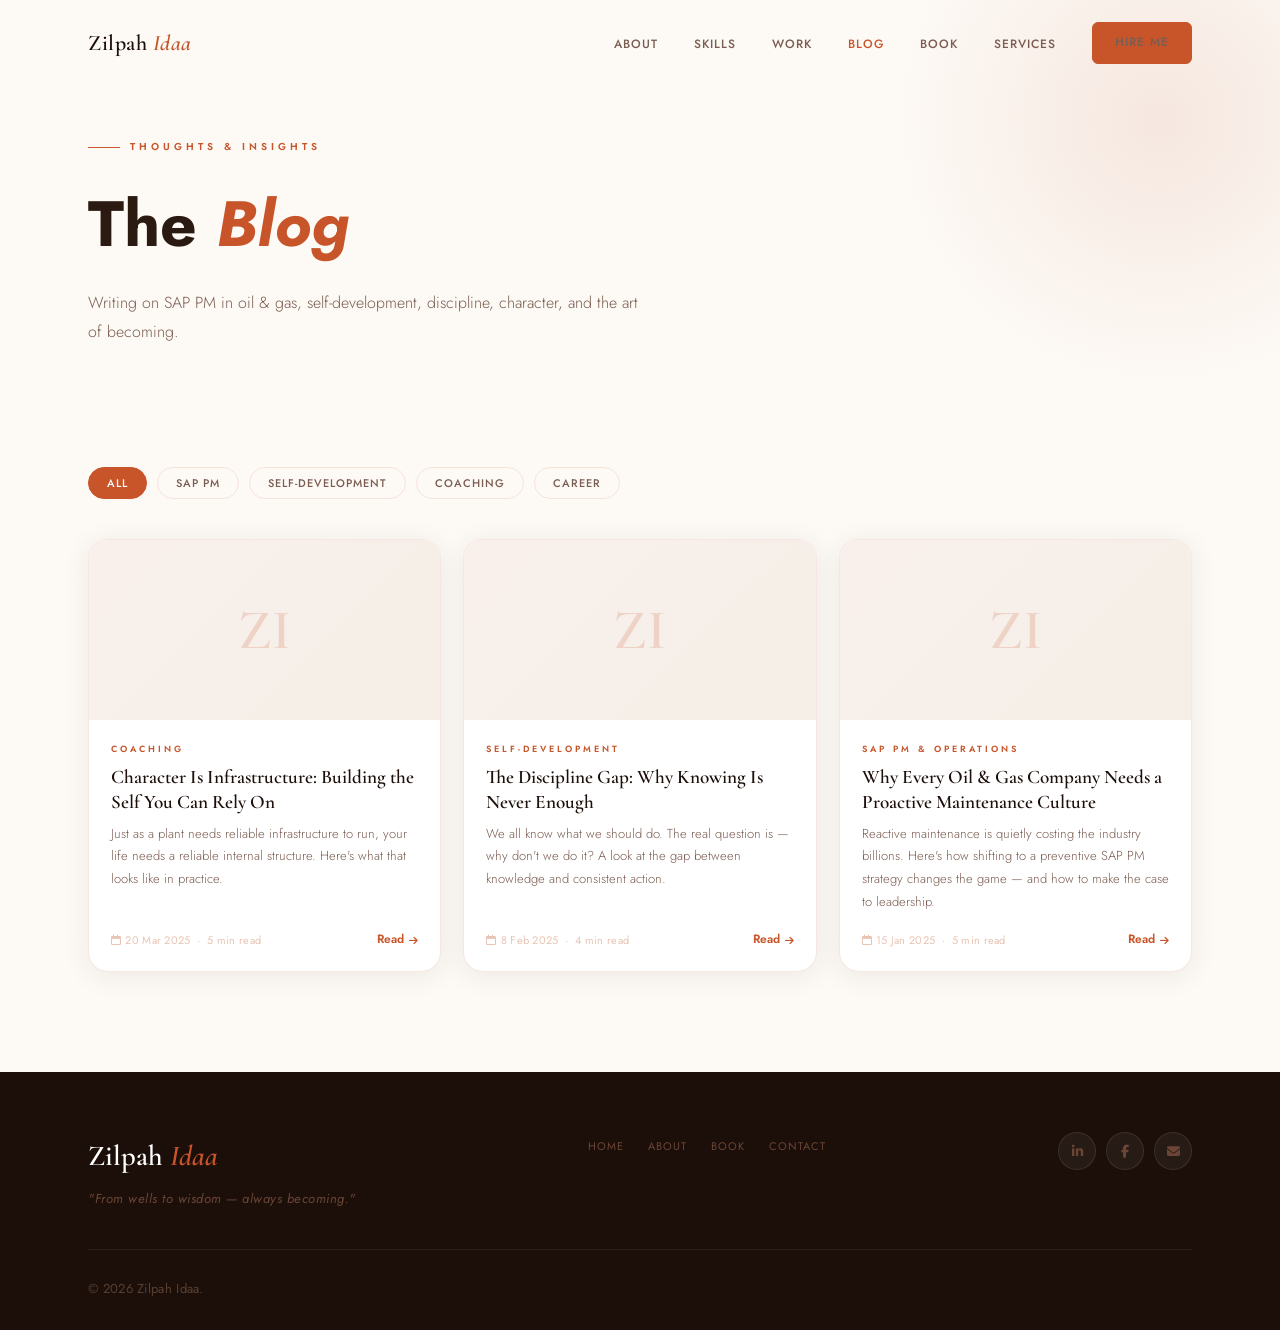
<file: blog/index.html>
<!DOCTYPE html>
<html lang="en">
<head>
  <meta charset="UTF-8"/>
  <meta name="viewport" content="width=device-width, initial-scale=1.0"/>
  <meta name="description" content="Blog — Zilpah Idaa writes on SAP PM, self-development, coaching and growth."/>
  <title>Blog — Zilpah Idaa</title>
  <link rel="preconnect" href="https://fonts.googleapis.com"/>
  <link href="https://fonts.googleapis.com/css2?family=Cormorant+Garamond:ital,wght@0,400;0,500;0,600;0,700;1,400;1,500&family=Jost:wght@300;400;500;600&display=swap" rel="stylesheet"/>
  <link rel="stylesheet" href="https://cdnjs.cloudflare.com/ajax/libs/font-awesome/6.5.0/css/all.min.css"/>
  <link rel="stylesheet" href="../css/style.css"/>
  <style>
    .blog-page-header { padding: 130px 0 60px; background: var(--ivory); position: relative; overflow: hidden; }
    .blog-page-header::before { content: ''; position: absolute; right: -180px; top: -180px; width: 600px; height: 600px; border-radius: 50%; background: radial-gradient(circle, rgba(232,196,180,0.35) 0%, transparent 65%); pointer-events: none; }
    .filter-bar { display: flex; gap: 10px; flex-wrap: wrap; margin-bottom: 2.5rem; }
    .filter-btn { padding: 7px 18px; border-radius: 99px; border: 1.5px solid var(--border); background: transparent; font-family: var(--font-b); font-size: 11px; font-weight: 500; letter-spacing: 1px; color: var(--muted); cursor: pointer; transition: var(--ease); text-transform: uppercase; }
    .filter-btn:hover, .filter-btn.active { background: var(--terra); border-color: var(--terra); color: #fff; }
    .all-posts-grid { display: grid; grid-template-columns: repeat(auto-fill, minmax(320px, 1fr)); gap: 22px; }
    .post-list-card { background: #fff; border: 1.5px solid var(--border); border-radius: var(--rl); overflow: hidden; transition: var(--ease); box-shadow: var(--sh); display: flex; flex-direction: column; }
    .post-list-card:hover { transform: translateY(-4px); box-shadow: var(--sh-lg); border-color: var(--terra); }
    .post-list-card-img { width: 100%; height: 180px; background: linear-gradient(135deg, var(--petal), var(--cream)); display: flex; align-items: center; justify-content: center; overflow: hidden; }
    .post-list-card-img img { width: 100%; height: 100%; object-fit: cover; }
    .post-list-card-img .img-mono { font-family: var(--font-h); font-size: 3.5rem; font-weight: 600; color: var(--terra); opacity: 0.18; }
    .post-list-body { padding: 22px; flex: 1; display: flex; flex-direction: column; }
    .post-list-body h3 { font-family: var(--font-h); font-size: 1.2rem; font-weight: 600; line-height: 1.3; margin-bottom: 8px; color: var(--espresso); }
    .post-list-exc { font-size: 13px; color: var(--muted); line-height: 1.75; flex: 1; margin-bottom: 16px; font-weight: 300; }
    .post-list-foot { display: flex; align-items: center; justify-content: space-between; }
    .post-list-meta { font-size: 11px; color: var(--rose); letter-spacing: .3px; }
    .no-posts { text-align: center; padding: 4rem 0; color: var(--muted); font-size: 1.1rem; }
  </style>
</head>
<body>

<nav id="navbar" class="scrolled">
  <div class="container nav-inner">
    <a href="/" class="nav-logo">Zilpah <em>Idaa</em></a>
    <ul class="nav-links">
      <li><a href="../#about">About</a></li>
      <li><a href="../#skills">Skills</a></li>
      <li><a href="../#projects">Work</a></li>
      <li><a href="../blog/" style="color:var(--terra)">Blog</a></li>
      <li><a href="../#writing">Book</a></li>
      <li><a href="../#services">Services</a></li>
      <li><a href="../#contact" class="btn btn-terra" style="padding:10px 22px;font-size:12px;letter-spacing:1px">Hire Me</a></li>
    </ul>
    <div class="hamburger" id="hbg"><span></span><span></span><span></span></div>
  </div>
</nav>
<div class="mob-menu" id="mobMenu">
  <a href="../#about" onclick="closeMob()">About</a>
  <a href="../#skills" onclick="closeMob()">Skills</a>
  <a href="../#projects" onclick="closeMob()">Work</a>
  <a href="../blog/" onclick="closeMob()">Blog</a>
  <a href="../#writing" onclick="closeMob()">Book</a>
  <a href="../#services" onclick="closeMob()">Services</a>
  <a href="../#contact" onclick="closeMob()">Contact</a>
</div>

<header class="blog-page-header">
  <div class="container">
    <div class="eyebrow">Thoughts &amp; Insights</div>
    <h1 class="stitle" style="font-size:clamp(2.4rem,5vw,4rem)">The <span class="hl">Blog</span></h1>
    <p style="color:var(--muted);max-width:560px;font-size:1rem;margin-top:12px;font-weight:300;line-height:1.8">
      Writing on SAP PM in oil &amp; gas, self-development, discipline, character, and the art of becoming.
    </p>
  </div>
</header>

<main class="container" style="padding:60px 28px 100px">
  <div class="filter-bar" id="filter-bar">
    <button class="filter-btn active" data-cat="all" onclick="filterPosts('all',this)">All</button>
    <button class="filter-btn" data-cat="SAP PM & Operations" onclick="filterPosts('SAP PM & Operations',this)">SAP PM</button>
    <button class="filter-btn" data-cat="Self-Development" onclick="filterPosts('Self-Development',this)">Self-Development</button>
    <button class="filter-btn" data-cat="Coaching" onclick="filterPosts('Coaching',this)">Coaching</button>
    <button class="filter-btn" data-cat="Career & Growth" onclick="filterPosts('Career & Growth',this)">Career</button>
  </div>

  <div id="posts-grid" class="all-posts-grid">
    <div style="text-align:center;padding:3rem;color:var(--muted);grid-column:1/-1"><i class="fas fa-spinner fa-spin" style="font-size:2rem;color:var(--terra)"></i></div>
  </div>
</main>

<footer>
  <div class="container">
    <div class="foot-inner">
      <div>
        <div class="foot-logo">Zilpah <em>Idaa</em></div>
        <div class="foot-tag">"From wells to wisdom — always becoming."</div>
      </div>
      <ul class="foot-links">
        <li><a href="/">Home</a></li><li><a href="../#about">About</a></li>
        <li><a href="../#writing">Book</a></li><li><a href="../#contact">Contact</a></li>
      </ul>
      <div class="foot-soc">
        <a href="https://www.linkedin.com/in/zilpah-idaa-36b54327a" target="_blank" class="soc-btn"><i class="fab fa-linkedin-in"></i></a>
        <a href="https://web.facebook.com/profile.php?id=61561829828115" target="_blank" class="soc-btn"><i class="fab fa-facebook-f"></i></a>
        <a href="mailto:idaazilpah@gmail.com" class="soc-btn"><i class="fas fa-envelope"></i></a>
      </div>
    </div>
    <div class="foot-bot"><p>&copy; <span id="yr"></span> Zilpah Idaa.</p></div>
  </div>
</footer>

<script src="../js/main.js"></script>
<script>
  document.getElementById("yr").textContent = new Date().getFullYear();
  let allPosts = [];

  async function loadPosts() {
    try {
      const res = await fetch("../posts.json");
      if (!res.ok) throw new Error();
      allPosts = await res.json();
      renderPosts(allPosts);
    } catch {
      document.getElementById("posts-grid").innerHTML = '<p class="no-posts">No posts available yet.</p>';
    }
  }

  function renderPosts(posts) {
    const grid = document.getElementById("posts-grid");
    if (!posts.length) {
      grid.innerHTML = '<p class="no-posts">No posts in this category yet.</p>';
      return;
    }
    grid.innerHTML = posts.map(p => {
      const date = new Date(p.date).toLocaleDateString("en-GB", { day: "numeric", month: "short", year: "numeric" });
      return `<a href="../post/?slug=${p.slug}" class="post-list-card">
        <div class="post-list-card-img">
          ${p.coverImage ? `<img src="${p.coverImage}" alt="${p.title}" />` : `<div class="img-mono">ZI</div>`}
        </div>
        <div class="post-list-body">
          <span class="blog-cat" style="margin-bottom:8px">${p.category}</span>
          <h3>${p.title}</h3>
          <p class="post-list-exc">${p.excerpt}</p>
          <div class="post-list-foot">
            <span class="post-list-meta"><i class="far fa-calendar" style="margin-right:4px"></i>${date} &nbsp;·&nbsp; ${p.readTime}</span>
            <span class="read-link" style="color:var(--terra);font-size:12px;font-weight:600;display:flex;align-items:center;gap:5px">Read <i class="fas fa-arrow-right" style="font-size:10px"></i></span>
          </div>
        </div>
      </a>`;
    }).join("");
  }

  function filterPosts(cat, btn) {
    document.querySelectorAll(".filter-btn").forEach(b => b.classList.remove("active"));
    btn.classList.add("active");
    if (cat === "all") { renderPosts(allPosts); return; }
    renderPosts(allPosts.filter(p => p.category === cat));
  }

  loadPosts();
</script>
</body>
</html>
</file>
<file: css/style.css>
/* ─────────────────────────────────────────
   DESIGN: Warm ivory + terracotta + espresso
   Fonts: Cormorant Garamond + Jost
───────────────────────────────────────── */
:root{
  --terra:   #C8552A;
  --terra-l: #D97348;
  --terra-d: #A83E18;
  --terra-g: rgba(200,85,42,0.10);
  --espresso:#1C0F0A;
  --mocha:   #3B1F14;
  --latte:   #6B4535;
  --ivory:   #FDFAF6;
  --cream:   #F5EFE7;
  --petal:   #F9F0EC;
  --rose:    #E8C4B4;
  --ink:     #2A1A12;
  --muted:   #7A5C50;
  --border:  rgba(200,85,42,0.14);
  --font-h:  'Cormorant Garamond', Georgia, serif;
  --font-b:  'Jost', sans-serif;
  --ease:    0.35s cubic-bezier(0.4,0,0.2,1);
  --r:       12px;
  --rl:      20px;
  --sh:      0 4px 28px rgba(44,20,10,0.08);
  --sh-lg:   0 16px 56px rgba(44,20,10,0.13);
  --sh-t:    0 8px 32px rgba(200,85,42,0.22);
}
*,*::before,*::after{margin:0;padding:0;box-sizing:border-box}
html{scroll-behavior:smooth}
body{font-family:var(--font-b);background:var(--ivory);color:var(--ink);overflow-x:hidden;line-height:1.65}
a{text-decoration:none;color:inherit}
ul{list-style:none}
img{max-width:100%;display:block}
::-webkit-scrollbar{width:4px}
::-webkit-scrollbar-track{background:var(--ivory)}
::-webkit-scrollbar-thumb{background:var(--terra);border-radius:99px}

/* ── UTILS ── */
.container{max-width:1160px;margin:0 auto;padding:0 28px}
.section{padding:110px 0}
.bg-ivory{background:var(--ivory)}
.bg-cream{background:var(--cream)}
.bg-petal{background:var(--petal)}
.bg-espresso{background:var(--espresso)}

.eyebrow{
  display:inline-flex;align-items:center;gap:10px;
  font-family:var(--font-b);font-size:10px;font-weight:600;
  letter-spacing:4px;text-transform:uppercase;color:var(--terra);
  margin-bottom:16px;
}
.eyebrow::before{content:'';width:32px;height:1px;background:var(--terra)}

h2.stitle{
  font-family:var(--font-h);font-size:clamp(2.2rem,4vw,3.4rem);
  font-weight:600;line-height:1.08;margin-bottom:20px;color:var(--espresso);
  letter-spacing:-0.5px;
}
.hl{color:var(--terra);font-style:italic}

.btn{
  display:inline-flex;align-items:center;gap:9px;
  padding:13px 28px;border-radius:6px;
  font-family:var(--font-b);font-size:13px;font-weight:500;
  letter-spacing:0.5px;cursor:pointer;transition:var(--ease);
  border:1.5px solid transparent;white-space:nowrap;
}
.btn-terra{background:var(--terra);color:#fff;border-color:var(--terra)}
.btn-terra:hover{background:var(--terra-d);transform:translateY(-2px);box-shadow:var(--sh-t)}
.btn-outline{background:transparent;color:var(--terra);border-color:var(--terra)}
.btn-outline:hover{background:var(--terra);color:#fff;transform:translateY(-2px);box-shadow:var(--sh-t)}
.btn-ghost{background:transparent;color:var(--espresso);border-color:rgba(44,20,12,0.25)}
.btn-ghost:hover{border-color:var(--terra);color:var(--terra);transform:translateY(-2px)}
.btn-light{background:#fff;color:var(--terra);border-color:#fff}
.btn-light:hover{background:var(--cream);transform:translateY(-2px);box-shadow:var(--sh-lg)}

.tag-pill{
  display:inline-block;padding:4px 14px;border-radius:99px;
  background:var(--terra-g);color:var(--terra);
  font-size:10px;font-weight:600;letter-spacing:2px;text-transform:uppercase;
}

.fade-in{opacity:0;transform:translateY(28px);transition:opacity 0.75s ease,transform 0.75s ease}
.fade-in.visible{opacity:1;transform:translateY(0)}

.divider{
  height:1px;
  background:linear-gradient(90deg,transparent,var(--rose),var(--terra-g),var(--rose),transparent);
}

/* ── NAV ── */
nav{
  position:fixed;top:0;left:0;right:0;z-index:1000;
  padding:22px 0;transition:var(--ease);
}
nav.scrolled{
  background:rgba(253,250,246,0.96);backdrop-filter:blur(16px);
  box-shadow:0 2px 24px rgba(44,20,12,0.07);padding:15px 0;
}
.nav-inner{display:flex;align-items:center;justify-content:space-between}
.nav-logo{
  font-family:var(--font-h);font-size:22px;font-weight:600;
  color:var(--espresso);letter-spacing:0.5px;
}
.nav-logo em{color:var(--terra);font-style:italic}
.nav-links{display:flex;align-items:center;gap:36px}
.nav-links a{
  font-size:12px;font-weight:500;letter-spacing:1px;text-transform:uppercase;
  color:var(--muted);transition:var(--ease);position:relative;
}
.nav-links a::after{
  content:'';position:absolute;bottom:-5px;left:0;right:0;height:1px;
  background:var(--terra);transform:scaleX(0);transition:var(--ease);transform-origin:left;
}
.nav-links a:hover{color:var(--terra)}
.nav-links a:hover::after{transform:scaleX(1)}
.hamburger{display:none;flex-direction:column;gap:5px;cursor:pointer;padding:4px}
.hamburger span{width:24px;height:1.5px;background:var(--espresso);transition:var(--ease);display:block}
.hamburger.active span:nth-child(1){transform:translateY(6.5px) rotate(45deg)}
.hamburger.active span:nth-child(2){opacity:0}
.hamburger.active span:nth-child(3){transform:translateY(-6.5px) rotate(-45deg)}
.mob-menu{
  display:none;flex-direction:column;
  background:var(--ivory);border-top:1px solid var(--border);
  position:fixed;top:62px;left:0;right:0;z-index:999;
  box-shadow:var(--sh-lg);transform:translateY(-8px);
  opacity:0;pointer-events:none;transition:var(--ease);
}
.mob-menu.open{display:flex;transform:translateY(0);opacity:1;pointer-events:all}
.mob-menu a{
  padding:16px 28px;font-size:13px;letter-spacing:1px;text-transform:uppercase;
  font-weight:500;color:var(--muted);border-bottom:1px solid var(--border);transition:var(--ease);
}
.mob-menu a:hover{color:var(--terra);background:var(--petal)}

/* ── HERO ── */
#hero{
  min-height:100vh;display:flex;align-items:center;
  background:var(--ivory);padding-top:100px;position:relative;overflow:hidden;
}
.hero-decor-circle{
  position:absolute;right:-180px;top:-180px;
  width:700px;height:700px;border-radius:50%;
  background:radial-gradient(circle,rgba(232,196,180,0.35) 0%,transparent 65%);
  pointer-events:none;
}
.hero-decor-line{
  position:absolute;left:0;bottom:80px;right:0;height:1px;
  background:linear-gradient(90deg,transparent 0%,var(--rose) 40%,var(--rose) 60%,transparent 100%);
  opacity:0.5;pointer-events:none;
}
.hero-decor-dots{
  position:absolute;top:0;left:0;right:0;bottom:0;pointer-events:none;
  background-image:radial-gradient(rgba(200,85,42,0.07) 1px,transparent 1px);
  background-size:32px 32px;
}
.hero-inner{
  display:grid;grid-template-columns:1.05fr 0.95fr;gap:70px;
  align-items:center;position:relative;z-index:1;width:100%;
}
.hero-label{
  display:inline-flex;align-items:center;gap:10px;
  padding:7px 18px;border-radius:99px;
  border:1px solid var(--rose);background:rgba(232,196,180,0.2);
  font-size:10px;font-weight:600;letter-spacing:3px;text-transform:uppercase;
  color:var(--terra);margin-bottom:26px;
}
.hero-label .pulse{
  width:6px;height:6px;border-radius:50%;background:var(--terra);
  animation:pulse 2.2s ease infinite;flex-shrink:0;
}
@keyframes pulse{0%,100%{opacity:1;transform:scale(1)}50%{opacity:0.4;transform:scale(1.5)}}
.hero-title{
  font-family:var(--font-h);
  font-size:clamp(3rem,5.5vw,5rem);
  font-weight:600;line-height:1.04;
  margin-bottom:22px;letter-spacing:-1px;color:var(--espresso);
}
.hero-title .line{display:block;overflow:hidden}
.hero-title .line span{display:block;animation:su 0.9s cubic-bezier(0.16,1,0.3,1) both}
.hero-title .line:nth-child(2) span{animation-delay:.12s}
.hero-title .line:nth-child(3) span{animation-delay:.24s}
@keyframes su{from{transform:translateY(105%);opacity:0}to{transform:translateY(0);opacity:1}}
.hero-sub{
  font-size:1rem;color:var(--muted);max-width:480px;
  margin-bottom:36px;line-height:1.82;font-weight:300;
  animation:fup .9s ease .55s both;
}
@keyframes fup{from{opacity:0;transform:translateY(14px)}to{opacity:1;transform:translateY(0)}}
.hero-btns{display:flex;flex-wrap:wrap;gap:12px;animation:fup .9s ease .7s both}
.hero-chips{
  display:flex;flex-wrap:wrap;gap:9px;
  margin-top:30px;animation:fup .9s ease .9s both;
}
.h-chip{
  display:inline-flex;align-items:center;gap:7px;
  padding:7px 14px;border-radius:99px;
  background:#fff;border:1px solid var(--rose);
  font-size:11px;font-weight:500;color:var(--muted);
  box-shadow:var(--sh);
}
.h-chip i{color:var(--terra);font-size:10px}
.hero-photo-col{display:flex;justify-content:center;align-items:flex-end}
.hero-photo-wrap{
  position:relative;width:100%;max-width:400px;
  animation:fup .9s ease .35s both;
}
.hero-photo-frame{
  width:100%;aspect-ratio:3/4;border-radius:var(--rl);overflow:hidden;
  background:linear-gradient(160deg,var(--petal) 0%,var(--cream) 100%);
  border:1.5px solid var(--rose);box-shadow:var(--sh-lg);position:relative;
}
.hero-photo-ph{
  width:100%;height:100%;display:flex;flex-direction:column;
  align-items:center;justify-content:center;gap:12px;
}
.hero-photo-ph .mono{
  font-family:var(--font-h);font-size:6rem;font-weight:600;
  color:var(--terra);opacity:0.15;line-height:1;
}
.hero-photo-ph p{font-size:11px;color:var(--rose);letter-spacing:2px;text-transform:uppercase;font-weight:400}
.photo-badge-a{
  position:absolute;bottom:-20px;left:-20px;
  background:var(--terra);color:#fff;
  border-radius:var(--r);padding:15px 20px;
  font-family:var(--font-h);font-size:13px;font-weight:600;
  text-align:center;line-height:1.4;box-shadow:var(--sh-t);
}
.photo-badge-a .big{font-size:1.6rem;display:block;line-height:1}
.photo-badge-b{
  position:absolute;top:-18px;right:-18px;
  background:#fff;border:1px solid var(--rose);
  border-radius:var(--r);padding:13px 18px;
  font-size:12px;font-weight:500;color:var(--espresso);
  box-shadow:var(--sh);text-align:center;line-height:1.5;
}
.photo-badge-b span{color:var(--terra);font-family:var(--font-h);font-size:1.4rem;font-weight:600;display:block}
.scroll-cue{
  position:absolute;bottom:32px;left:50%;transform:translateX(-50%);
  display:flex;flex-direction:column;align-items:center;gap:9px;
  font-size:9px;letter-spacing:3px;text-transform:uppercase;
  color:var(--rose);animation:fup .9s ease 1.3s both;
}
.scroll-cue .line-anim{
  width:1px;height:46px;
  background:linear-gradient(to bottom,var(--terra),transparent);
  animation:sa 1.8s ease infinite;
}
@keyframes sa{0%,100%{opacity:1}50%{opacity:0.25}}

/* ── ABOUT ── */
.about-grid{display:grid;grid-template-columns:1fr 1.55fr;gap:88px;align-items:center}
.about-photo-box{
  width:100%;aspect-ratio:3/4;
  background:linear-gradient(160deg,var(--petal),var(--cream));
  border-radius:var(--rl);border:1.5px solid var(--rose);
  display:flex;align-items:center;justify-content:center;
  position:relative;overflow:hidden;
}
.about-photo-box::before{
  content:'';position:absolute;inset:0;
  background:linear-gradient(135deg,rgba(200,85,42,0.05),transparent);
}
.about-photo-box .mono{font-family:var(--font-h);font-size:5rem;font-weight:600;color:var(--terra);opacity:0.12}
.about-photo-wrap{position:relative}
.about-cert{
  position:absolute;bottom:-18px;right:-18px;
  background:var(--terra);color:#fff;border-radius:var(--r);
  padding:15px 19px;font-family:var(--font-h);font-size:13px;font-weight:600;
  text-align:center;line-height:1.4;box-shadow:var(--sh-t);
}
.about-cert .big{font-size:1.5rem;display:block}
.about-text p{color:var(--muted);line-height:1.9;margin-bottom:18px;font-size:.97rem;font-weight:300}
.about-text em{color:var(--terra);font-style:italic;font-family:var(--font-h);font-size:1.05em}
.val-grid{display:grid;grid-template-columns:1fr 1fr;gap:11px;margin-top:28px}
.val-card{
  display:flex;align-items:flex-start;gap:12px;
  padding:14px;background:#fff;border-radius:var(--r);
  border:1px solid var(--border);box-shadow:var(--sh);transition:var(--ease);
}
.val-card:hover{border-color:var(--terra);transform:translateY(-2px)}
.val-ico{
  width:33px;height:33px;border-radius:8px;flex-shrink:0;
  background:var(--terra-g);display:flex;align-items:center;
  justify-content:center;color:var(--terra);font-size:13px;
}
.val-card h4{font-size:12px;font-weight:600;margin-bottom:2px;color:var(--espresso);letter-spacing:.3px}
.val-card p{font-size:13px;color:var(--muted);margin:0;font-weight:400}

/* ── SKILLS ── */
.skills-grid{display:grid;grid-template-columns:1fr 1fr;gap:20px}
.skill-card{
  background:var(--espresso);border-radius:var(--rl);padding:32px;
  transition:var(--ease);position:relative;overflow:hidden;
  border:1px solid rgba(232,196,180,0.08);
}
.skill-card::after{
  content:'';position:absolute;top:0;left:0;right:0;height:2px;
  background:linear-gradient(90deg,var(--terra),var(--terra-l));
  transform:scaleX(0);transform-origin:left;transition:var(--ease);
}
.skill-card:hover{transform:translateY(-4px);box-shadow:var(--sh-lg)}
.skill-card:hover::after{transform:scaleX(1)}
.sk-hd{display:flex;align-items:center;gap:13px;margin-bottom:26px}
.sk-ico{
  width:42px;height:42px;border-radius:10px;
  background:rgba(200,85,42,0.15);display:flex;align-items:center;
  justify-content:center;color:var(--terra-l);font-size:17px;
}
.sk-hd h3{font-family:var(--font-h);font-size:1.15rem;font-weight:600;color:#fff;letter-spacing:.3px}
.sk-item{margin-bottom:15px}
.sk-item:last-child{margin-bottom:0}
.sk-row{display:flex;justify-content:space-between;font-size:13px;font-weight:400;margin-bottom:7px;color:#b08070;letter-spacing:.3px}
.sk-row span:last-child{color:var(--terra-l);font-weight:600}
.sk-bar{height:3px;background:rgba(255,255,255,0.07);border-radius:99px;overflow:hidden}
.sk-fill{height:100%;background:linear-gradient(90deg,var(--terra),var(--terra-l));border-radius:99px;width:0;transition:width 1.3s cubic-bezier(0.4,0,0.2,1)}
.soft-wrap{display:flex;flex-wrap:wrap;gap:8px}
.soft-pill{
  padding:6px 13px;border-radius:99px;
  border:1px solid rgba(232,196,180,0.18);
  font-size:13px;color:#b08070;transition:var(--ease);font-weight:400;
}
.soft-pill:hover{border-color:var(--terra);color:var(--terra-l);background:rgba(200,85,42,0.1)}

/* ── PROJECTS ── */
.proj-grid{display:grid;grid-template-columns:repeat(3,1fr);gap:20px}
.proj-card{
  background:var(--espresso);border-radius:var(--rl);
  border:1px solid rgba(232,196,180,0.08);
  overflow:hidden;transition:var(--ease);display:flex;flex-direction:column;
}
.proj-card:hover{transform:translateY(-6px);border-color:rgba(200,85,42,0.4);box-shadow:var(--sh-lg)}
.proj-stripe{height:3px;background:linear-gradient(90deg,var(--terra),var(--terra-l))}
.proj-hd{padding:24px 24px 16px}
.proj-num{
  font-family:var(--font-h);font-size:2.6rem;font-weight:600;
  color:rgba(219, 89, 42, 0.493);line-height:1;margin-bottom:11px;
}
.proj-title{font-family:var(--font-h);font-size:1.1rem;font-weight:600;line-height:1.35;color:#fff}
.proj-body{padding:16px 24px 24px;flex:1;display:flex;flex-direction:column;border-top:1px solid rgba(255,255,255,0.04)}
.proj-s{margin-bottom:11px}
.proj-s h5{font-size:9px;letter-spacing:2.5px;text-transform:uppercase;color:var(--terra-l);font-weight:600;margin-bottom:5px}
.proj-s p{font-size:14px;color:#a07060;line-height:1.7;font-weight:300}
.proj-tools{display:flex;flex-wrap:wrap;gap:6px;margin-top:auto;padding-top:13px}
.ptool{padding:3px 9px;border-radius:4px;background:rgba(255,255,255,0.05);font-size:10px;color:#907060;font-weight:400;letter-spacing:.3px}
.proj-result{
  background:rgba(200,85,42,0.1);border-radius:8px;padding:10px 12px;
  margin-top:11px;border-left:2px solid var(--terra);
  font-size:12px;color:var(--terra-l);line-height:1.6;
}

/* ── BLOG ── */
.blog-intro{max-width:600px;margin-bottom:52px}
.blog-intro p{color:var(--muted);line-height:1.85;margin-top:12px;font-weight:300}
.blog-grid{display:grid;grid-template-columns:1.4fr 1fr;gap:22px;align-items:start}
.blog-card-featured{
  background:#fff;border-radius:var(--rl);border:1.5px solid var(--border);
  overflow:hidden;transition:var(--ease);box-shadow:var(--sh);
  display:flex;flex-direction:column;
}
.blog-card-featured:hover{transform:translateY(-5px);box-shadow:var(--sh-lg);border-color:var(--terra)}
.blog-feat-img{
  width:100%;height:200px;
  background:linear-gradient(135deg,var(--petal),var(--cream));
  display:flex;align-items:center;justify-content:center;
  position:relative;overflow:hidden;
}
.blog-feat-img .feat-mono{
  font-family:var(--font-h);font-size:4rem;font-weight:600;
  color:var(--terra);opacity:0.12;
}
.blog-feat-img .feat-tag{position:absolute;top:16px;left:16px}
.blog-feat-body{padding:26px}
.blog-cat{font-size:9px;letter-spacing:3px;text-transform:uppercase;color:var(--terra);font-weight:600;margin-bottom:9px}
.blog-title{font-family:var(--font-h);font-size:1.35rem;font-weight:600;line-height:1.3;margin-bottom:10px;color:var(--espresso)}
.blog-exc{font-size:13px;color:var(--muted);line-height:1.75;margin-bottom:18px;font-weight:300}
.blog-meta{display:flex;align-items:center;justify-content:space-between;font-size:11px;color:var(--rose);letter-spacing:.3px}
.blog-meta .read-link,.read-link{
  color:var(--terra);font-weight:600;display:flex;align-items:center;gap:5px;
  transition:var(--ease);
}
.blog-meta .read-link:hover,.read-link:hover{gap:9px}
.blog-card-sm{
  background:#fff;border-radius:var(--r);border:1.5px solid var(--border);
  padding:22px;transition:var(--ease);box-shadow:var(--sh);
  display:flex;flex-direction:column;gap:5px;
}
.blog-card-sm:hover{transform:translateY(-4px);box-shadow:var(--sh-lg);border-color:var(--terra)}
.blog-sm-title{font-family:var(--font-h);font-size:1.1rem;font-weight:600;line-height:1.35;color:var(--espresso);margin-bottom:6px}
.blog-sm-exc{font-size:12px;color:var(--muted);line-height:1.7;margin-bottom:12px;font-weight:300}
.blog-sm-foot{display:flex;align-items:center;justify-content:space-between;margin-top:auto}
.blog-sm-date{font-size:10px;color:var(--rose);letter-spacing:.5px}
.substack-cta{
  margin-top:52px;background:var(--espresso);border-radius:var(--rl);
  padding:48px 52px;display:flex;align-items:center;justify-content:space-between;
  gap:32px;flex-wrap:wrap;position:relative;overflow:hidden;
}
.substack-cta::before{
  content:'';position:absolute;right:-80px;top:-80px;
  width:300px;height:300px;border-radius:50%;
  background:radial-gradient(circle,rgba(200,85,42,0.12),transparent 65%);
}
.sub-text h3{
  font-family:var(--font-h);font-size:1.9rem;font-weight:600;
  color:#fff;margin-bottom:9px;line-height:1.2;
}
.sub-text p{font-size:13px;color:#b08070;line-height:1.75;max-width:440px;font-weight:300}
.sub-actions{display:flex;flex-direction:column;gap:11px;align-items:flex-start;position:relative;z-index:1}

/* ── WRITING / BOOK ── */
.writing-grid{display:grid;grid-template-columns:1.35fr 1fr;gap:22px}
.book-card{
  background:var(--espresso);border-radius:var(--rl);padding:42px;
  display:flex;flex-direction:column;justify-content:space-between;
  position:relative;overflow:hidden;
  border:1px solid rgba(232,196,180,0.1);
}
.book-card::before{
  content:'\201C';position:absolute;right:28px;top:-20px;
  font-size:11rem;color:rgba(200,85,42,0.06);
  font-family:Georgia,serif;line-height:1;
}
.bk-lbl{font-size:9px;letter-spacing:3px;text-transform:uppercase;color:var(--terra-l);font-weight:600;margin-bottom:14px}
.bk-title{font-family:var(--font-h);font-size:clamp(2rem,2.8vw,2.6rem);font-weight:600;line-height:1.15;margin-bottom:14px;color:#fff;font-style:italic}
.bk-desc{font-size:14.5px;color:#a1786a;line-height:1.85;margin-bottom:24px;font-weight:300}
.bk-btns{display:flex;flex-wrap:wrap;gap:10px;margin-bottom:10px}
.bk-btn{display:inline-flex;align-items:center;gap:8px;padding:11px 20px;border-radius:8px;font-size:13px;font-weight:500;cursor:pointer;transition:var(--ease);letter-spacing:.3px}
.bk-selar{background:var(--terra);color:#fff;border:none}
.bk-selar:hover{background:var(--terra-d);transform:translateY(-2px);box-shadow:var(--sh-t)}
.bk-selfany{background:rgba(255,255,255,0.08);color:#e0c0b0;border:1px solid rgba(255,255,255,0.12)}
.bk-selfany:hover{background:rgba(255,255,255,0.14);transform:translateY(-2px)}
.art-col{display:flex;flex-direction:column;gap:13px}
.art-card{
  background:var(--ivory);border:1.5px solid var(--border);
  border-radius:var(--r);padding:20px;transition:var(--ease);
  box-shadow:var(--sh);
}
.art-card:hover{border-color:var(--terra);background:#fff;transform:translateX(3px)}
.art-cat{font-size:9px;letter-spacing:2.5px;text-transform:uppercase;color:var(--terra);font-weight:600;margin-bottom:7px}
.art-title{font-family:var(--font-h);font-size:1.05rem;font-weight:600;margin-bottom:6px;line-height:1.3;color:var(--espresso)}
.art-desc{font-size:15px;color:var(--muted);line-height:1.65;font-weight:300}
.theme-row{display:flex;flex-wrap:wrap;gap:9px;margin-top:44px}
.theme-pill{
  padding:8px 18px;border-radius:99px;background:#fff;
  border:1.5px solid var(--border);font-size:11px;color:var(--muted);
  font-weight:400;transition:var(--ease);
}
.theme-pill:hover{border-color:var(--terra);color:var(--terra)}

/* ── SERVICES ── */
.svc-grid{display:grid;grid-template-columns:repeat(3,1fr);gap:20px}
.svc-grid p{color:var(--muted);line-height:1.75;font-size:16px;font-weight:300}
.svc-card{
  background:#fff;border-radius:var(--rl);border:1.5px solid var(--border);
  padding:36px 28px;transition:var(--ease);box-shadow:var(--sh);
  position:relative;overflow:hidden;
}
.svc-card::before{
  content:'';position:absolute;top:0;left:0;right:0;height:3px;
  background:linear-gradient(90deg,var(--terra),var(--terra-l));
  transform:scaleX(0);transform-origin:left;transition:var(--ease);
}
.svc-card:hover{transform:translateY(-6px);box-shadow:var(--sh-lg);border-color:var(--terra-g)}
.svc-card:hover::before{transform:scaleX(1)}
.svc-corner{
  position:absolute;top:0;right:0;
  width:0;height:0;border-style:solid;
  border-width:0 48px 48px 0;border-color:transparent var(--terra-g) transparent transparent;
  transition:var(--ease);
}
.svc-card:hover .svc-corner{border-color:transparent rgba(200,85,42,0.2) transparent transparent}
.svc-ico{
  width:52px;height:52px;border-radius:12px;
  background:var(--terra-g);display:flex;align-items:center;
  justify-content:center;color:var(--terra);font-size:20px;
  margin-bottom:20px;transition:var(--ease);
}
.svc-card:hover .svc-ico{background:var(--terra);color:#fff}
.svc-card h3{font-family:var(--font-h);font-size:1.35rem;font-weight:600;margin-bottom:12px;color:var(--espresso)}
.svc-card p{font-size:13px;color:var(--muted);line-height:1.75;margin-bottom:22px;font-weight:300}
.svc-list{display:flex;flex-direction:column;gap:9px}
.svc-list li{display:flex;align-items:center;gap:9px;font-size:12.3px;color:var(--muted);font-weight:400}
.svc-list i{color:var(--terra);font-size:12px;flex-shrink:0}

/* ── LEARNING ── */
.learn-inner{display:grid;grid-template-columns:1fr 1.5fr;gap:80px;align-items:center}
.tracks{display:flex;flex-direction:column;gap:12px}
.track{
  display:flex;align-items:center;gap:16px;
  padding:16px 20px;background:#fff;border-radius:var(--r);
  border:1.5px solid var(--border);transition:var(--ease);box-shadow:var(--sh);
}
.track:hover{border-color:var(--terra);transform:translateX(4px)}
.tr-ico{
  width:40px;height:40px;border-radius:10px;flex-shrink:0;
  background:var(--terra-g);display:flex;align-items:center;
  justify-content:center;color:var(--terra);font-size:15px;
}
.tr-info{flex:1}
.tr-info h4{font-size:13.5px;font-weight:600;margin-bottom:3px;color:var(--espresso)}
.tr-info p{font-size:13px;color:var(--muted);font-weight:300}
.tr-badge{
  padding:4px 10px;border-radius:99px;font-size:9px;font-weight:600;
  letter-spacing:1px;text-transform:uppercase;white-space:nowrap;
}
.tr-badge.active{background:rgba(200,85,42,0.12);color:var(--terra)}
.tr-badge.now{background:rgba(44,96,44,0.1);color:#2C602C}
.tr-badge.daily{background:rgba(120,60,180,0.1);color:#783CB4}

/* ── CONTACT ── */
.contact-inner{display:grid;grid-template-columns:1fr 1fr;gap:80px;align-items:start}
.contact-left h2{font-family:var(--font-h);font-size:clamp(2rem,3vw,2.9rem);font-weight:600;line-height:1.15;margin-bottom:18px;color:var(--espresso)}
.contact-left p{color:var(--muted);line-height:1.85;font-size:.98rem;margin-bottom:36px;font-weight:300}
.c-links{display:flex;flex-direction:column;gap:10px}
.c-link{
  display:flex;align-items:center;gap:14px;
  padding:14px 18px;border-radius:var(--r);
  border:1.5px solid var(--border);background:#fff;
  font-size:13px;color:var(--muted);font-weight:400;
  transition:var(--ease);box-shadow:var(--sh);
}
.c-link:hover{border-color:var(--terra);color:var(--espresso);transform:translateX(4px)}
.c-ico{
  width:36px;height:36px;border-radius:8px;flex-shrink:0;
  background:var(--terra-g);display:flex;align-items:center;
  justify-content:center;color:var(--terra);font-size:13px;transition:var(--ease);
}
.c-link:hover .c-ico{background:var(--terra);color:#fff}

/* Form */
#cForm .frow{display:grid;grid-template-columns:1fr 1fr;gap:14px}
.fg{display:flex;flex-direction:column;gap:6px;margin-bottom:14px}
.fg label{font-size:11px;font-weight:600;letter-spacing:.5px;color:var(--espresso);text-transform:uppercase}
.fg input,.fg select,.fg textarea{
  padding:12px 16px;border-radius:var(--r);
  border:1.5px solid var(--border);background:var(--ivory);
  font-family:var(--font-b);font-size:13px;color:var(--espresso);
  outline:none;transition:var(--ease);
}
.fg input:focus,.fg select:focus,.fg textarea:focus{border-color:var(--terra);background:#fff;box-shadow:0 0 0 3px var(--terra-g)}
.fg textarea{min-height:110px;resize:vertical}
.ok-msg{
  display:none;margin-top:14px;padding:14px 18px;
  background:rgba(40,160,40,0.08);border:1px solid rgba(40,160,40,0.25);
  border-radius:var(--r);color:#2a7a2a;font-size:13px;
  display:none;align-items:center;gap:8px;
}

/* ── FOOTER ── */
footer{background:var(--espresso);padding:60px 0 30px}
.foot-inner{
  display:flex;align-items:flex-start;justify-content:space-between;
  gap:32px;flex-wrap:wrap;padding-bottom:40px;
  border-bottom:1px solid rgba(232,196,180,0.08);
}
.foot-logo{font-family:var(--font-h);font-size:1.8rem;font-weight:600;color:#fff;margin-bottom:8px}
.foot-logo em{color:var(--terra);font-style:italic}
.foot-tag{font-size:13px;color:#6B4535;font-style:italic;letter-spacing:.5px}
.foot-links{display:flex;flex-wrap:wrap;gap:8px 24px;align-items:center}
.foot-links a{font-size:11px;letter-spacing:1px;text-transform:uppercase;color:#6B4535;transition:var(--ease);font-weight:400}
.foot-links a:hover{color:var(--terra-l)}
.foot-soc{display:flex;gap:10px}
.soc-btn{
  width:38px;height:38px;border-radius:50%;
  background:rgba(255,255,255,0.05);border:1px solid rgba(232,196,180,0.12);
  display:flex;align-items:center;justify-content:center;
  color:#6B4535;font-size:13px;transition:var(--ease);
}
.soc-btn:hover{background:var(--terra);color:#fff;border-color:var(--terra);transform:translateY(-2px)}
.foot-bot{
  display:flex;justify-content:space-between;flex-wrap:wrap;gap:10px;
  padding-top:28px;font-size:13px;color:#583f30;letter-spacing:.3px;
}
.foot-bot .heart{color:var(--terra);font-size:13px}

/* ── RESPONSIVE ── */
@media (max-width: 1024px) {
  .hero-inner{grid-template-columns:1fr;gap:44px;text-align:center}
  .hero-photo-col{justify-content:center}
  .hero-photo-wrap{max-width:320px;margin:0 auto}
  .hero-chips{justify-content:center}
  .hero-btns{justify-content:center}
  .hero-sub{margin-left:auto;margin-right:auto}
  .about-grid{grid-template-columns:1fr;gap:44px;max-width:640px;margin:0 auto}
  .about-photo-wrap{max-width:300px;margin:0 auto}
  .writing-grid{grid-template-columns:1fr}
  .contact-inner{grid-template-columns:1fr;gap:48px;max-width:600px;margin:0 auto}
  .learn-inner{grid-template-columns:1fr;gap:44px}
}
@media (max-width: 800px) {
  .nav-links{display:none}
  .hamburger{display:flex}
  .skills-grid,.proj-grid,.svc-grid{grid-template-columns:1fr}
  .blog-grid{grid-template-columns:1fr}
  .val-grid{grid-template-columns:1fr}
  .foot-inner{flex-direction:column;align-items:center;text-align:center}
  .foot-links{justify-content:center}
  .foot-bot{flex-direction:column;align-items:center;text-align:center}
  #cForm .frow{grid-template-columns:1fr}
  .substack-cta{padding:32px 28px;flex-direction:column}
}
@media (max-width: 480px) {
  .container{padding:0 18px}
  .section{padding:72px 0}
  .book-card{padding:28px 22px}
}
</file>
